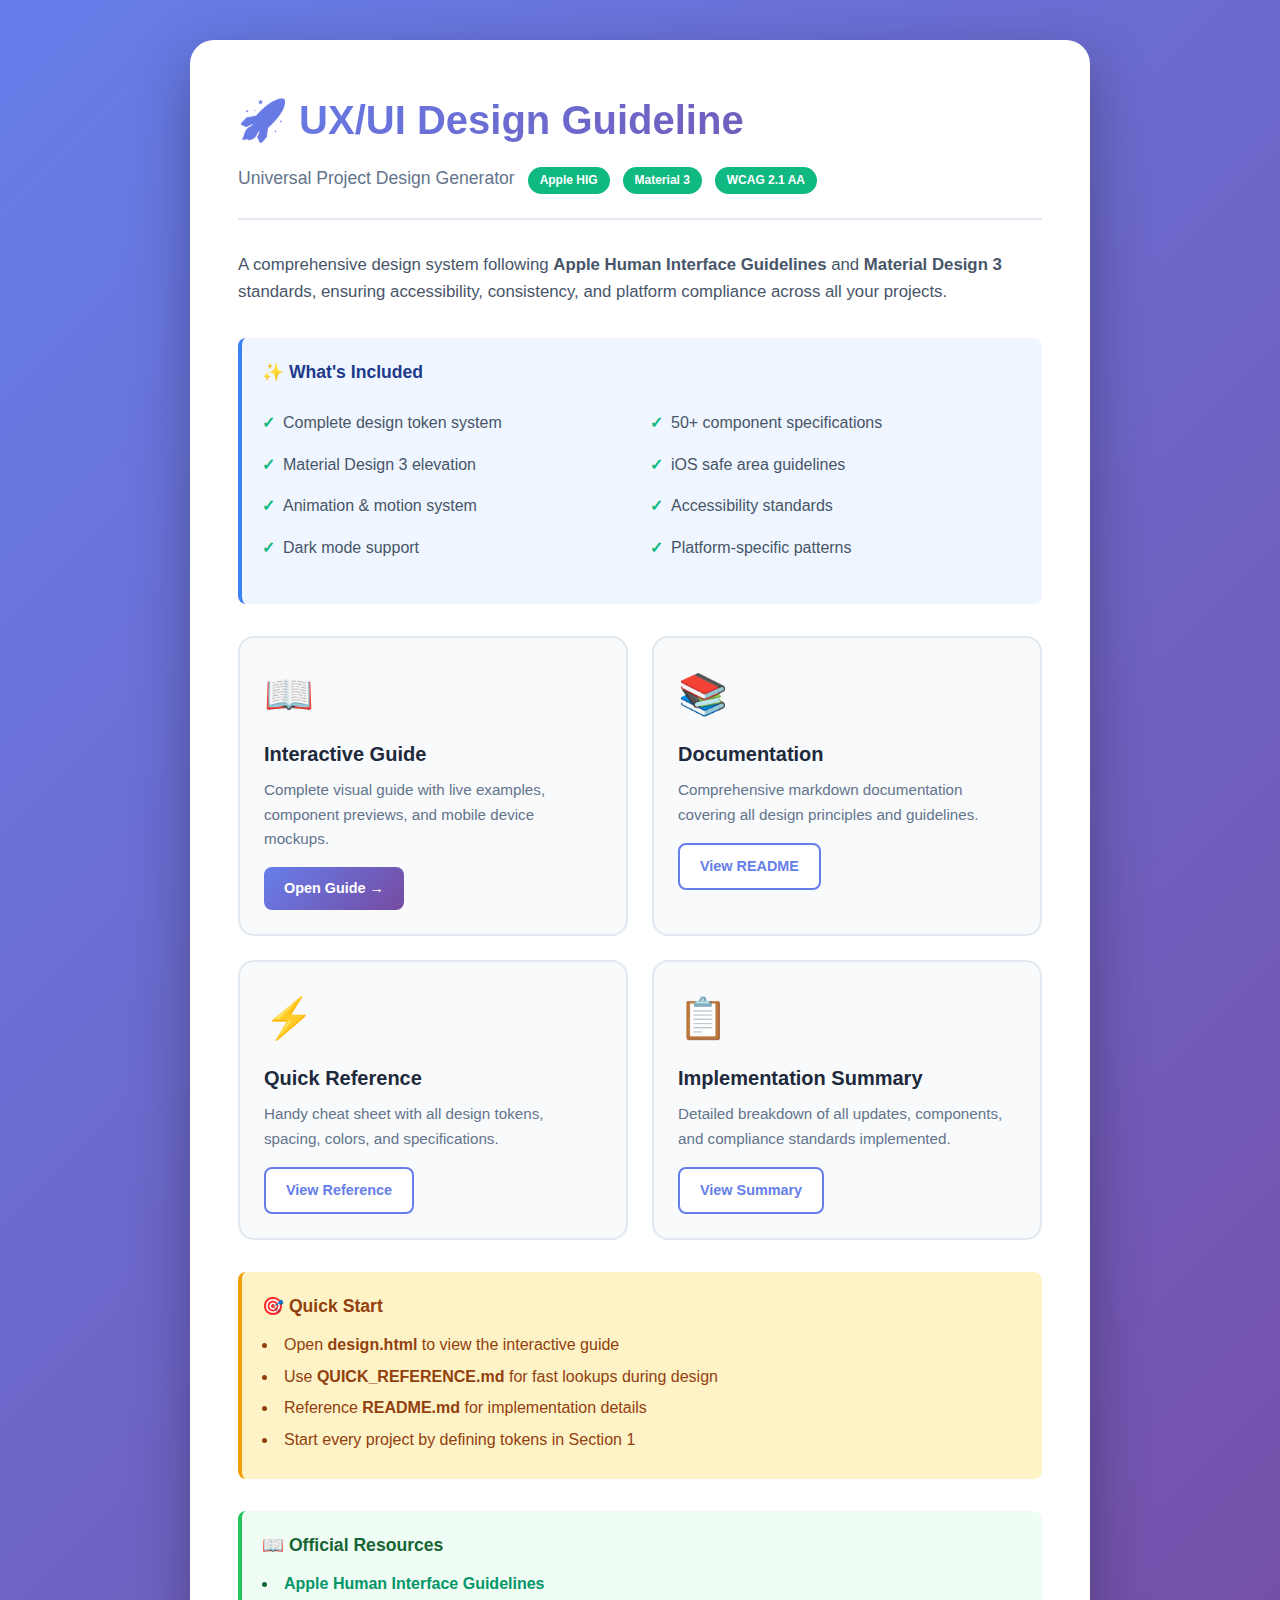
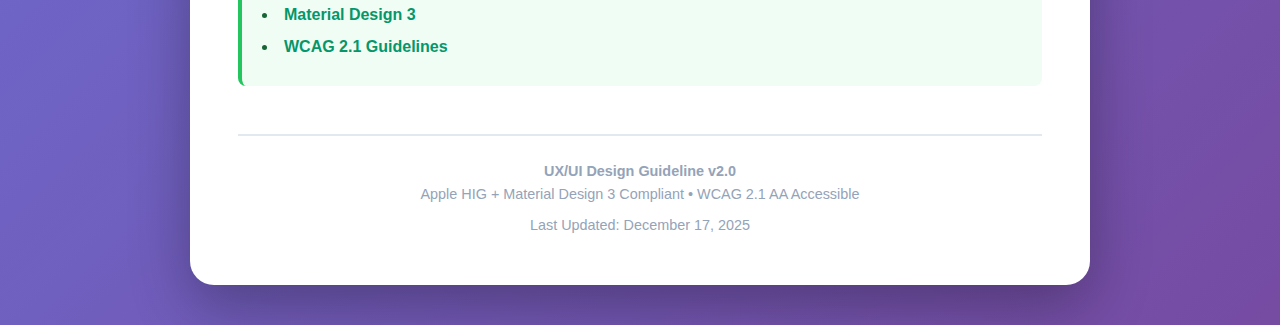
<file: index.html>
<!DOCTYPE html>
<html lang="en">
<head>
    <meta charset="UTF-8">
    <meta name="viewport" content="width=device-width, initial-scale=1.0">
    <title>UX/UI Design Guideline - Documentation</title>
    <style>
        * {
            margin: 0;
            padding: 0;
            box-sizing: border-box;
        }
        body {
            font-family: -apple-system, BlinkMacSystemFont, 'Segoe UI', 'Inter', sans-serif;
            line-height: 1.6;
            background: linear-gradient(135deg, #667eea 0%, #764ba2 100%);
            min-height: 100vh;
            padding: 40px 20px;
            color: #333;
        }
        .container {
            max-width: 900px;
            margin: 0 auto;
            background: white;
            border-radius: 24px;
            padding: 48px;
            box-shadow: 0 20px 60px rgba(0,0,0,0.3);
        }
        h1 {
            font-size: 2.5rem;
            margin-bottom: 12px;
            background: linear-gradient(135deg, #667eea 0%, #764ba2 100%);
            background-clip: text;
            -webkit-background-clip: text;
            -webkit-text-fill-color: transparent;
            font-weight: 800;
        }
        .subtitle {
            color: #64748b;
            font-size: 1.1rem;
            margin-bottom: 32px;
            padding-bottom: 24px;
            border-bottom: 2px solid #e2e8f0;
        }
        .badge {
            display: inline-block;
            background: #10b981;
            color: white;
            padding: 4px 12px;
            border-radius: 999px;
            font-size: 0.75rem;
            font-weight: 600;
            margin-left: 8px;
        }
        .card-grid {
            display: grid;
            grid-template-columns: repeat(auto-fit, minmax(280px, 1fr));
            gap: 24px;
            margin-top: 32px;
        }
        .card {
            background: #f8fafc;
            padding: 24px;
            border-radius: 16px;
            border: 2px solid #e2e8f0;
            transition: all 0.3s ease;
        }
        .card:hover {
            transform: translateY(-4px);
            box-shadow: 0 12px 24px rgba(102, 126, 234, 0.15);
            border-color: #667eea;
        }
        .card-icon {
            font-size: 2.5rem;
            margin-bottom: 12px;
        }
        .card-title {
            font-size: 1.25rem;
            font-weight: 700;
            margin-bottom: 8px;
            color: #1e293b;
        }
        .card-desc {
            color: #64748b;
            font-size: 0.95rem;
            margin-bottom: 16px;
        }
        .btn {
            display: inline-block;
            background: linear-gradient(135deg, #667eea 0%, #764ba2 100%);
            color: white;
            padding: 10px 20px;
            border-radius: 8px;
            text-decoration: none;
            font-weight: 600;
            font-size: 0.9rem;
            transition: all 0.2s;
        }
        .btn:hover {
            transform: translateY(-2px);
            box-shadow: 0 8px 16px rgba(102, 126, 234, 0.3);
        }
        .btn-secondary {
            background: white;
            color: #667eea;
            border: 2px solid #667eea;
        }
        .btn-secondary:hover {
            background: #f8fafc;
        }
        .info-section {
            background: #eff6ff;
            border-left: 4px solid #3b82f6;
            padding: 20px;
            margin: 32px 0;
            border-radius: 8px;
        }
        .info-section h3 {
            color: #1e3a8a;
            margin-bottom: 12px;
            font-size: 1.1rem;
        }
        .info-section ul {
            list-style-position: inside;
            color: #1e40af;
        }
        .info-section li {
            margin-bottom: 6px;
        }
        .footer {
            margin-top: 48px;
            padding-top: 24px;
            border-top: 2px solid #e2e8f0;
            text-align: center;
            color: #94a3b8;
            font-size: 0.9rem;
        }
        .feature-list {
            display: grid;
            grid-template-columns: repeat(2, 1fr);
            gap: 16px;
            margin: 24px 0;
        }
        .feature-item {
            display: flex;
            align-items: center;
            gap: 8px;
            color: #475569;
        }
        .feature-icon {
            color: #10b981;
            font-weight: bold;
        }
        @media (max-width: 768px) {
            .container {
                padding: 32px 24px;
            }
            h1 {
                font-size: 2rem;
            }
            .feature-list {
                grid-template-columns: 1fr;
            }
        }
    </style>
</head>
<body>
    <div class="container">
        <h1>🚀 UX/UI Design Guideline</h1>
        <p class="subtitle">
            Universal Project Design Generator
            <span class="badge">Apple HIG</span>
            <span class="badge">Material 3</span>
            <span class="badge">WCAG 2.1 AA</span>
        </p>

        <p style="font-size: 1.05rem; color: #475569; margin-bottom: 24px;">
            A comprehensive design system following <strong>Apple Human Interface Guidelines</strong> and 
            <strong>Material Design 3</strong> standards, ensuring accessibility, consistency, and 
            platform compliance across all your projects.
        </p>

        <div class="info-section">
            <h3>✨ What's Included</h3>
            <div class="feature-list">
                <div class="feature-item">
                    <span class="feature-icon">✓</span>
                    <span>Complete design token system</span>
                </div>
                <div class="feature-item">
                    <span class="feature-icon">✓</span>
                    <span>50+ component specifications</span>
                </div>
                <div class="feature-item">
                    <span class="feature-icon">✓</span>
                    <span>Material Design 3 elevation</span>
                </div>
                <div class="feature-item">
                    <span class="feature-icon">✓</span>
                    <span>iOS safe area guidelines</span>
                </div>
                <div class="feature-item">
                    <span class="feature-icon">✓</span>
                    <span>Animation & motion system</span>
                </div>
                <div class="feature-item">
                    <span class="feature-icon">✓</span>
                    <span>Accessibility standards</span>
                </div>
                <div class="feature-item">
                    <span class="feature-icon">✓</span>
                    <span>Dark mode support</span>
                </div>
                <div class="feature-item">
                    <span class="feature-icon">✓</span>
                    <span>Platform-specific patterns</span>
                </div>
            </div>
        </div>

        <div class="card-grid">
            <div class="card">
                <div class="card-icon">📖</div>
                <h2 class="card-title">Interactive Guide</h2>
                <p class="card-desc">Complete visual guide with live examples, component previews, and mobile device mockups.</p>
                <a href="design.html" class="btn">Open Guide →</a>
            </div>

            <div class="card">
                <div class="card-icon">📚</div>
                <h2 class="card-title">Documentation</h2>
                <p class="card-desc">Comprehensive markdown documentation covering all design principles and guidelines.</p>
                <a href="README.md" class="btn btn-secondary" download>View README</a>
            </div>

            <div class="card">
                <div class="card-icon">⚡</div>
                <h2 class="card-title">Quick Reference</h2>
                <p class="card-desc">Handy cheat sheet with all design tokens, spacing, colors, and specifications.</p>
                <a href="QUICK_REFERENCE.md" class="btn btn-secondary" download>View Reference</a>
            </div>

            <div class="card">
                <div class="card-icon">📋</div>
                <h2 class="card-title">Implementation Summary</h2>
                <p class="card-desc">Detailed breakdown of all updates, components, and compliance standards implemented.</p>
                <a href="IMPLEMENTATION_SUMMARY.md" class="btn btn-secondary" download>View Summary</a>
            </div>
        </div>

        <div class="info-section" style="background: #fef3c7; border-color: #f59e0b;">
            <h3 style="color: #92400e;">🎯 Quick Start</h3>
            <ul style="color: #92400e;">
                <li>Open <strong>design.html</strong> to view the interactive guide</li>
                <li>Use <strong>QUICK_REFERENCE.md</strong> for fast lookups during design</li>
                <li>Reference <strong>README.md</strong> for implementation details</li>
                <li>Start every project by defining tokens in Section 1</li>
            </ul>
        </div>

        <div class="info-section" style="background: #f0fdf4; border-color: #22c55e;">
            <h3 style="color: #166534;">📖 Official Resources</h3>
            <ul style="color: #166534;">
                <li><a href="https://developer.apple.com/design/human-interface-guidelines" target="_blank" style="color: #059669; text-decoration: none; font-weight: 600;">Apple Human Interface Guidelines</a></li>
                <li><a href="https://m3.material.io/" target="_blank" style="color: #059669; text-decoration: none; font-weight: 600;">Material Design 3</a></li>
                <li><a href="https://www.w3.org/WAI/WCAG21/quickref/" target="_blank" style="color: #059669; text-decoration: none; font-weight: 600;">WCAG 2.1 Guidelines</a></li>
            </ul>
        </div>

        <div class="footer">
            <p><strong>UX/UI Design Guideline v2.0</strong></p>
            <p>Apple HIG + Material Design 3 Compliant • WCAG 2.1 AA Accessible</p>
            <p style="margin-top: 8px;">Last Updated: December 17, 2025</p>
        </div>
    </div>
</body>
</html>
</file>
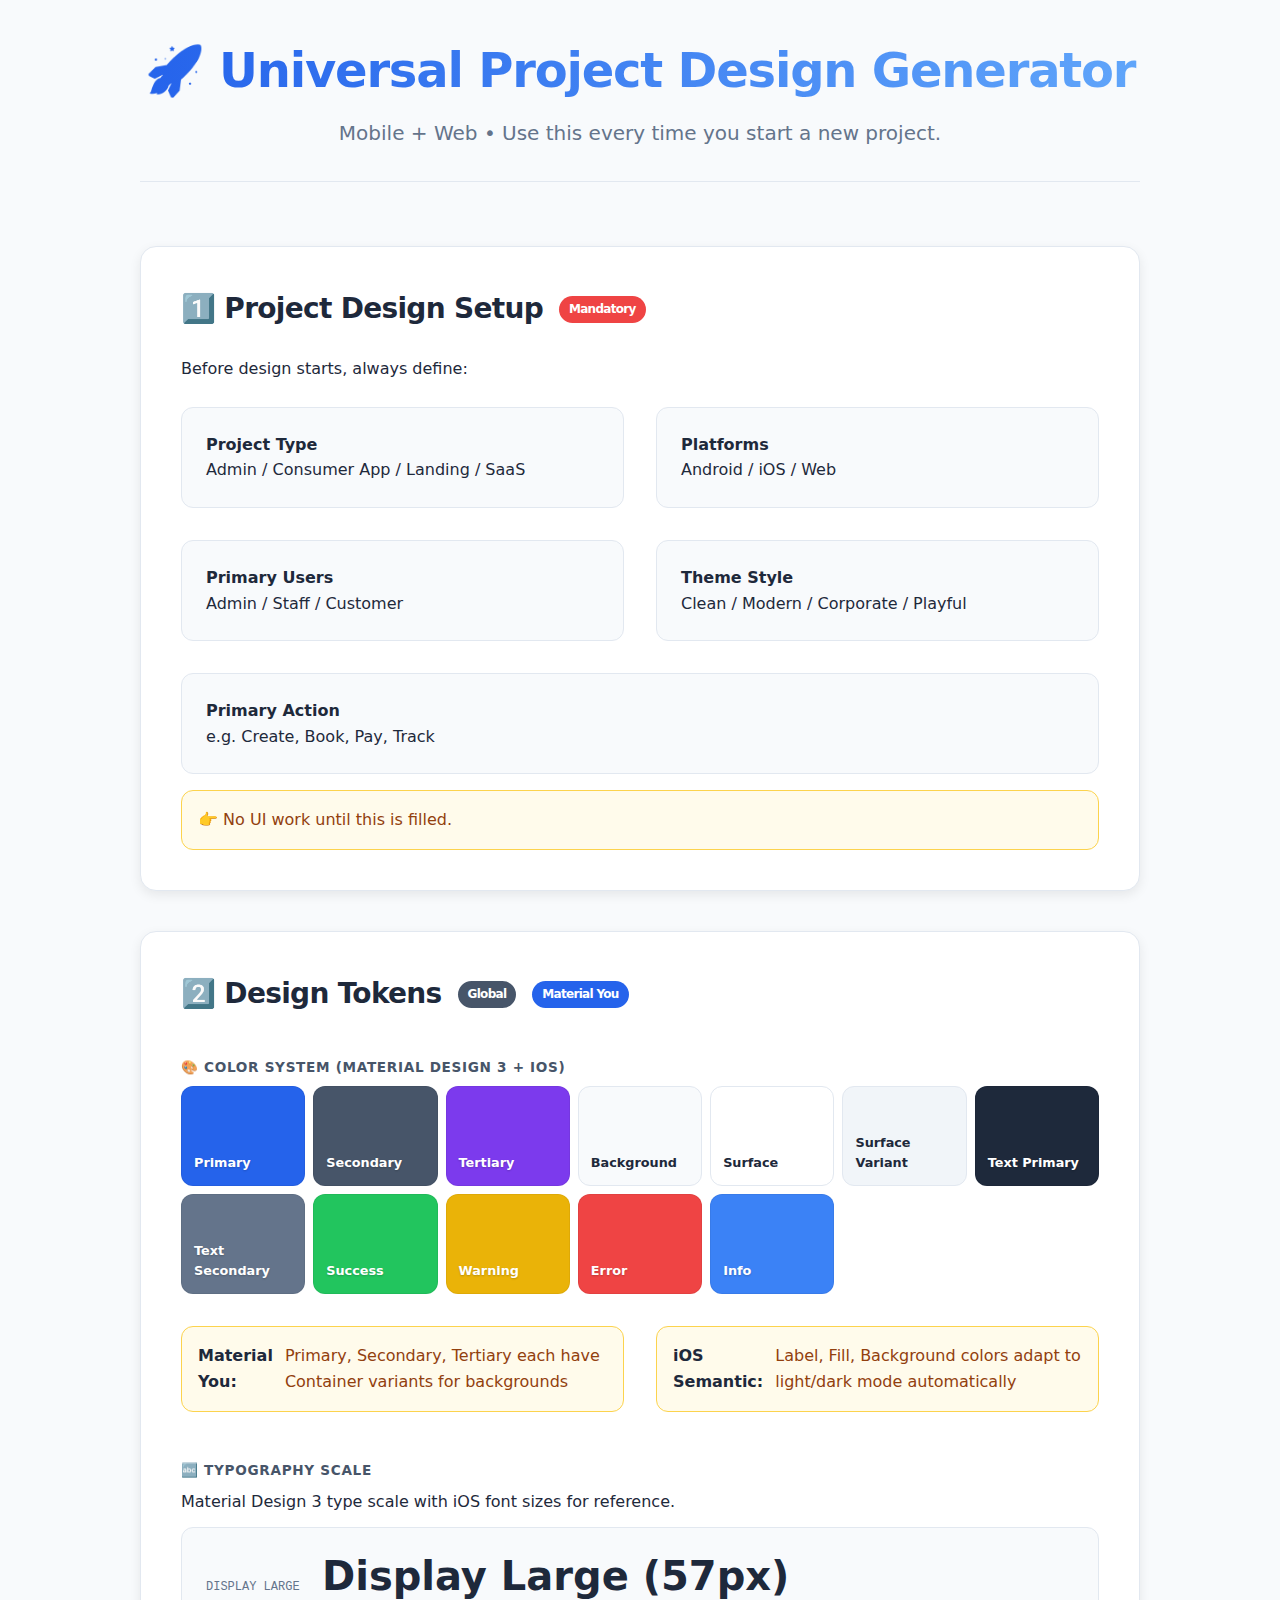
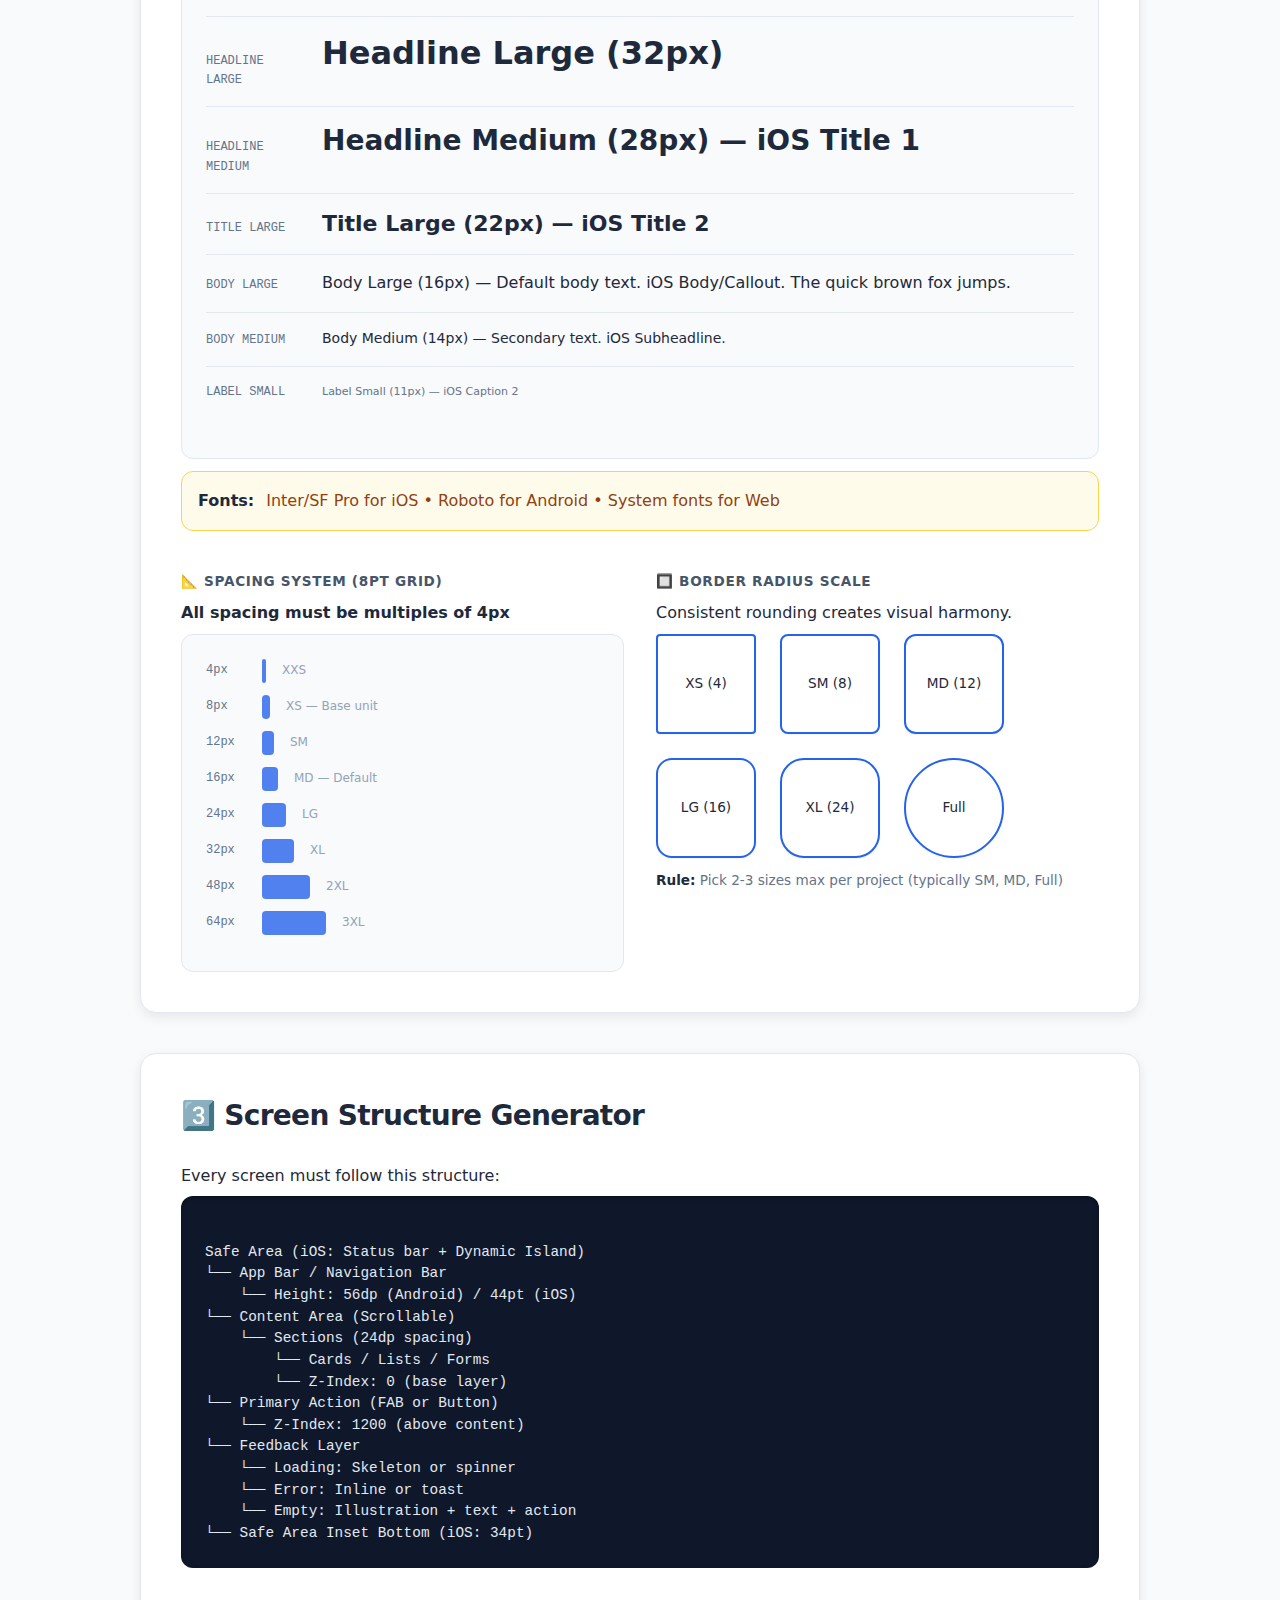
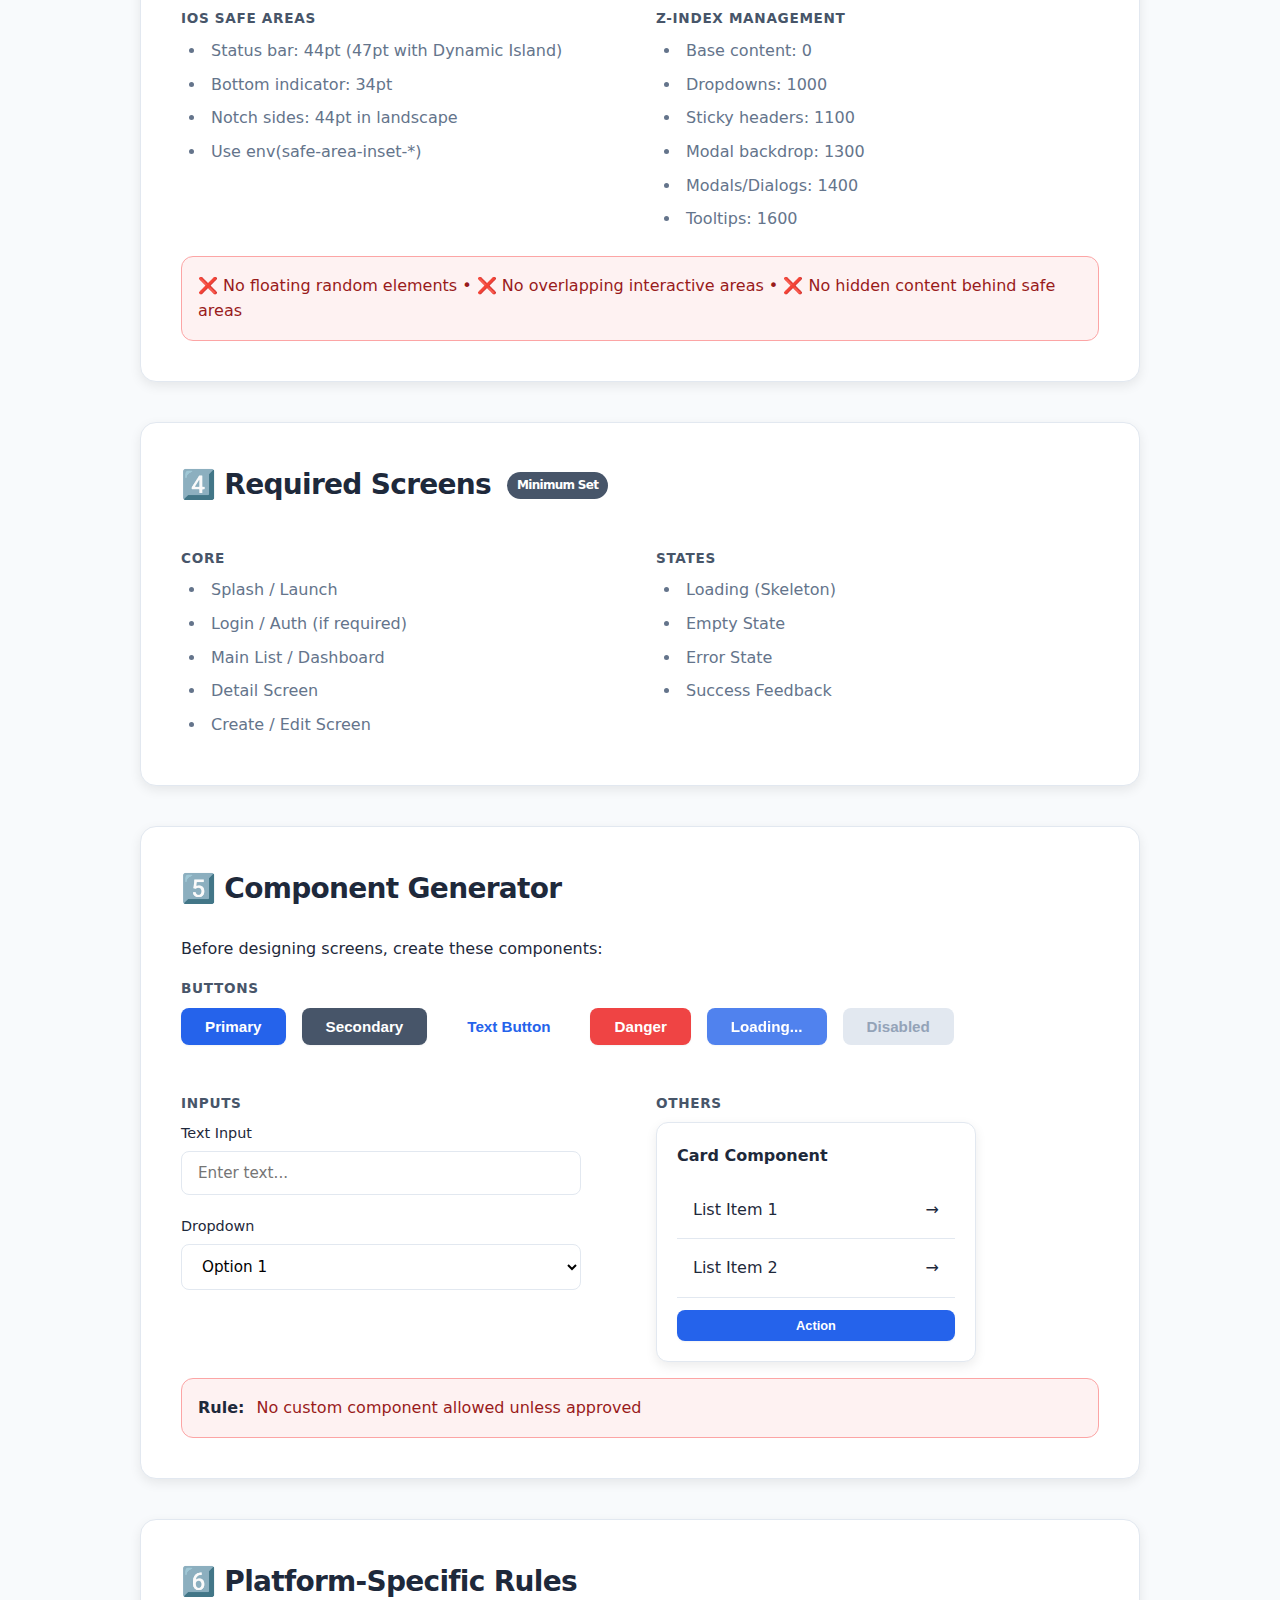
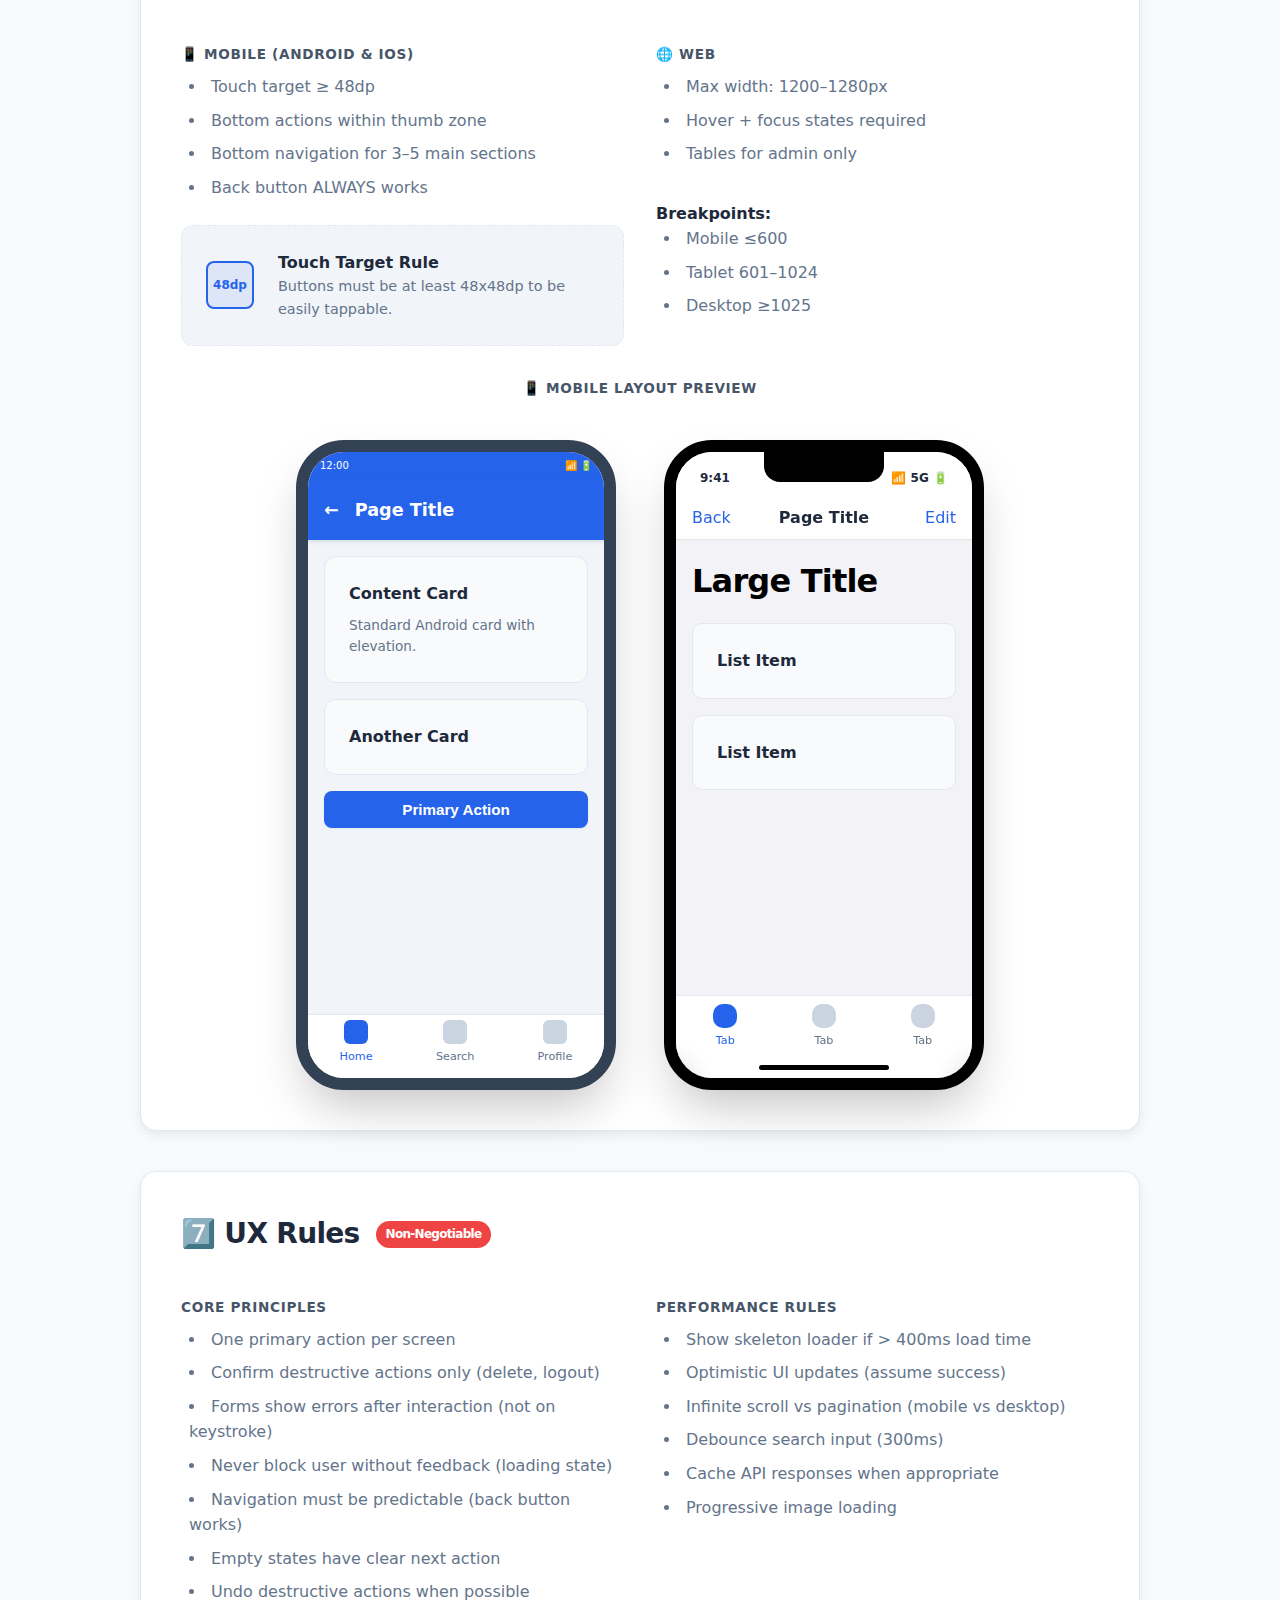
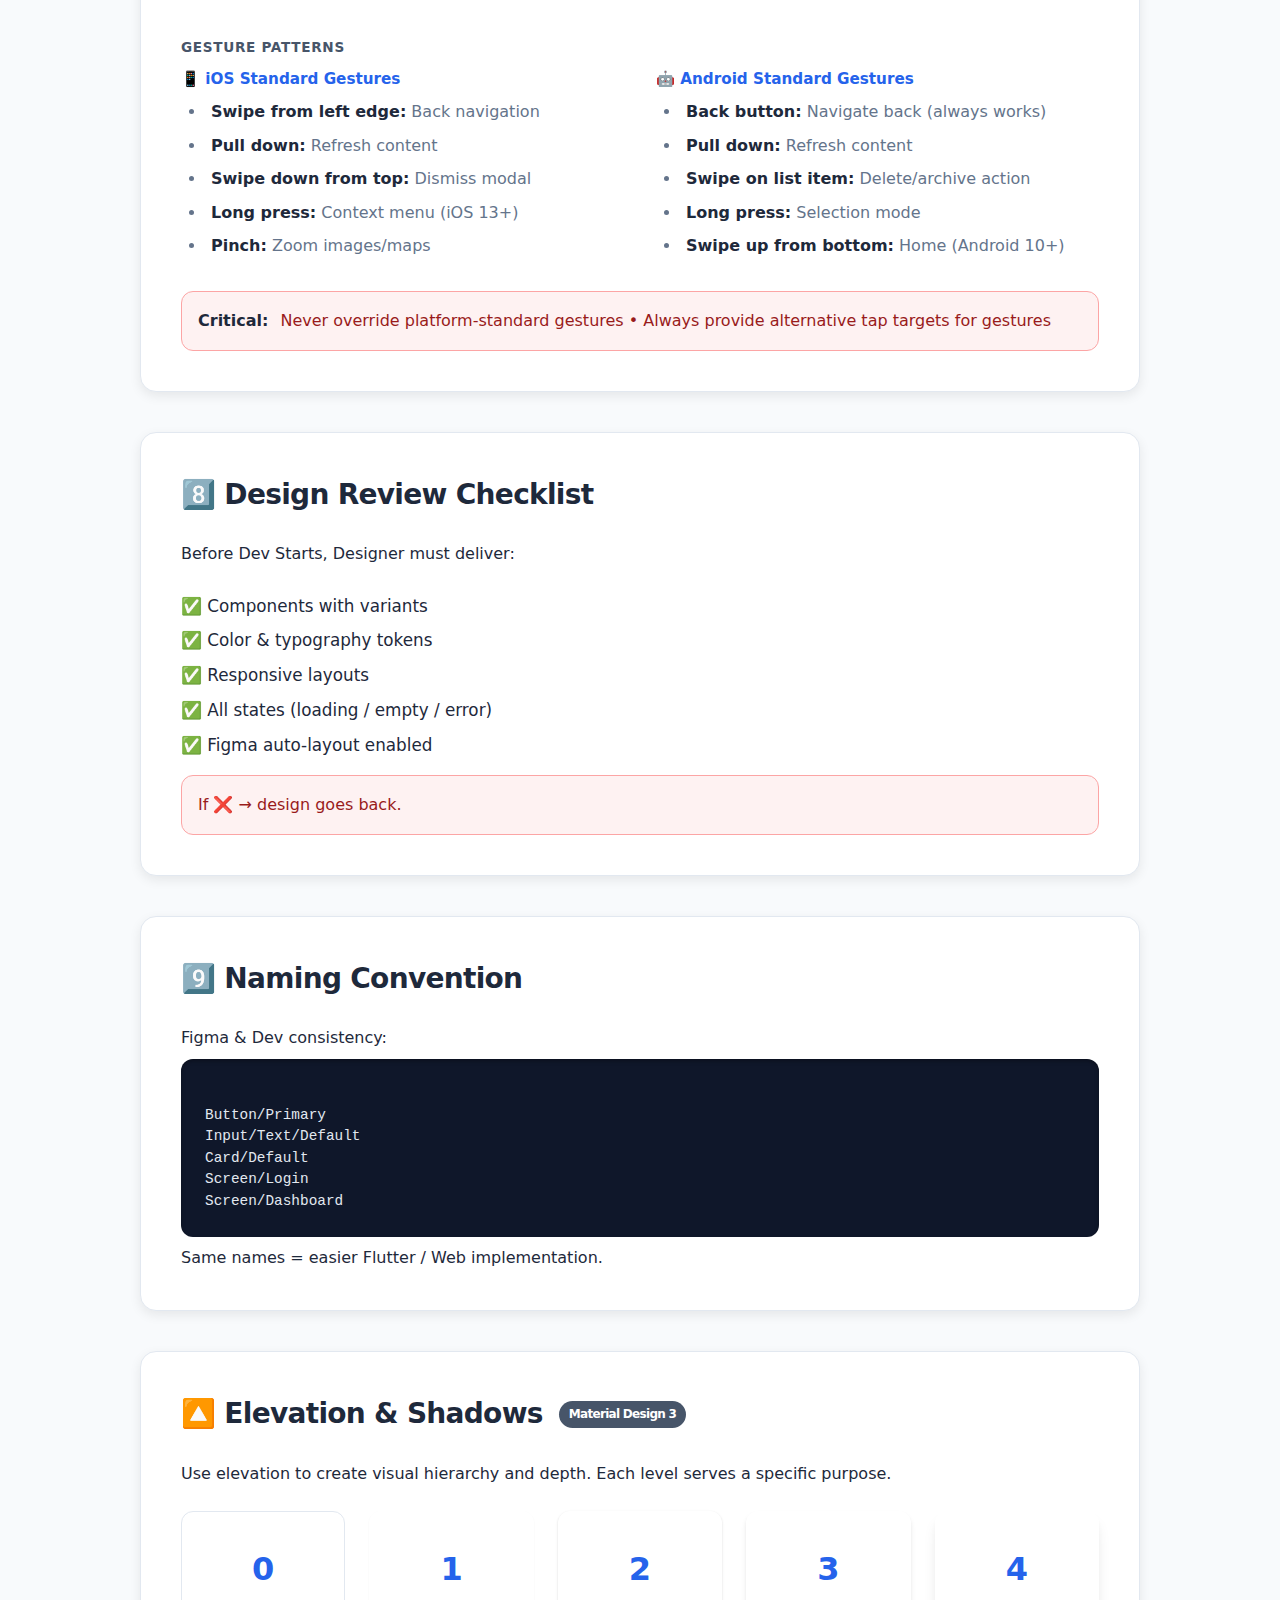
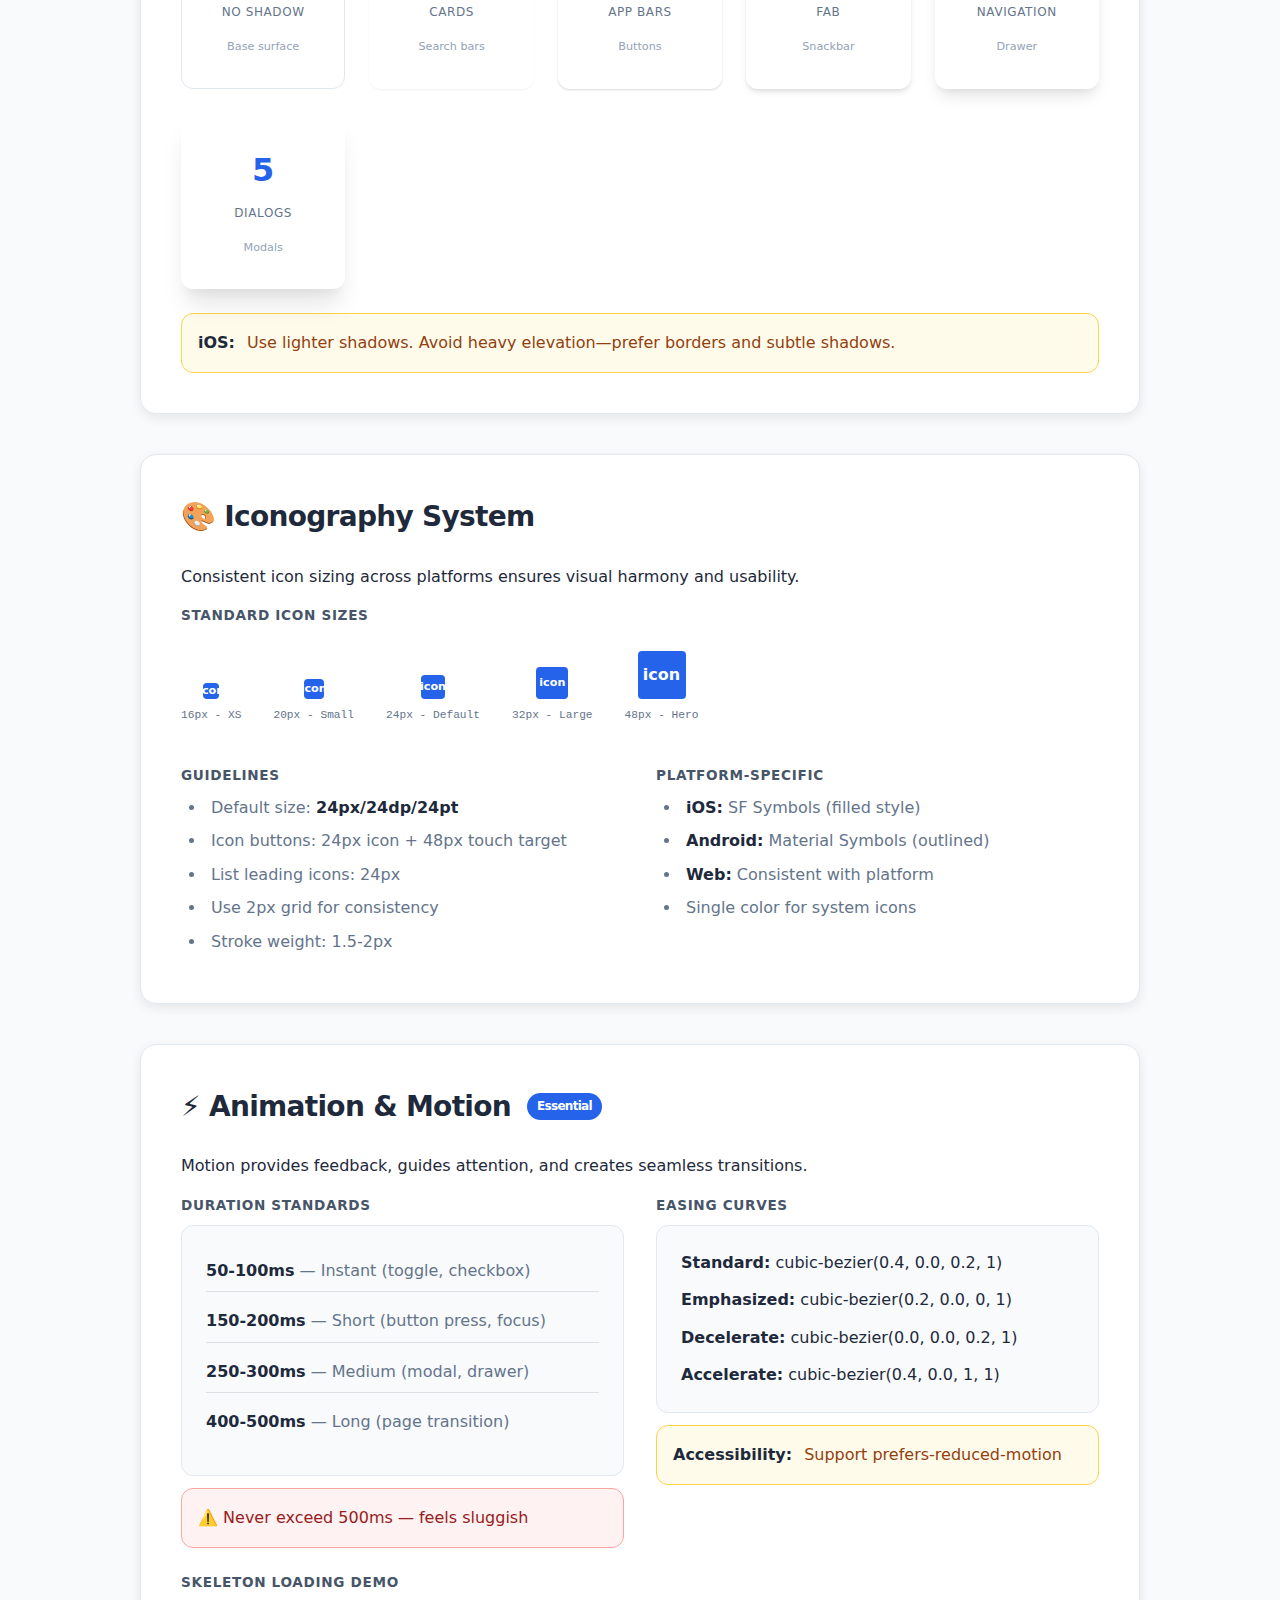
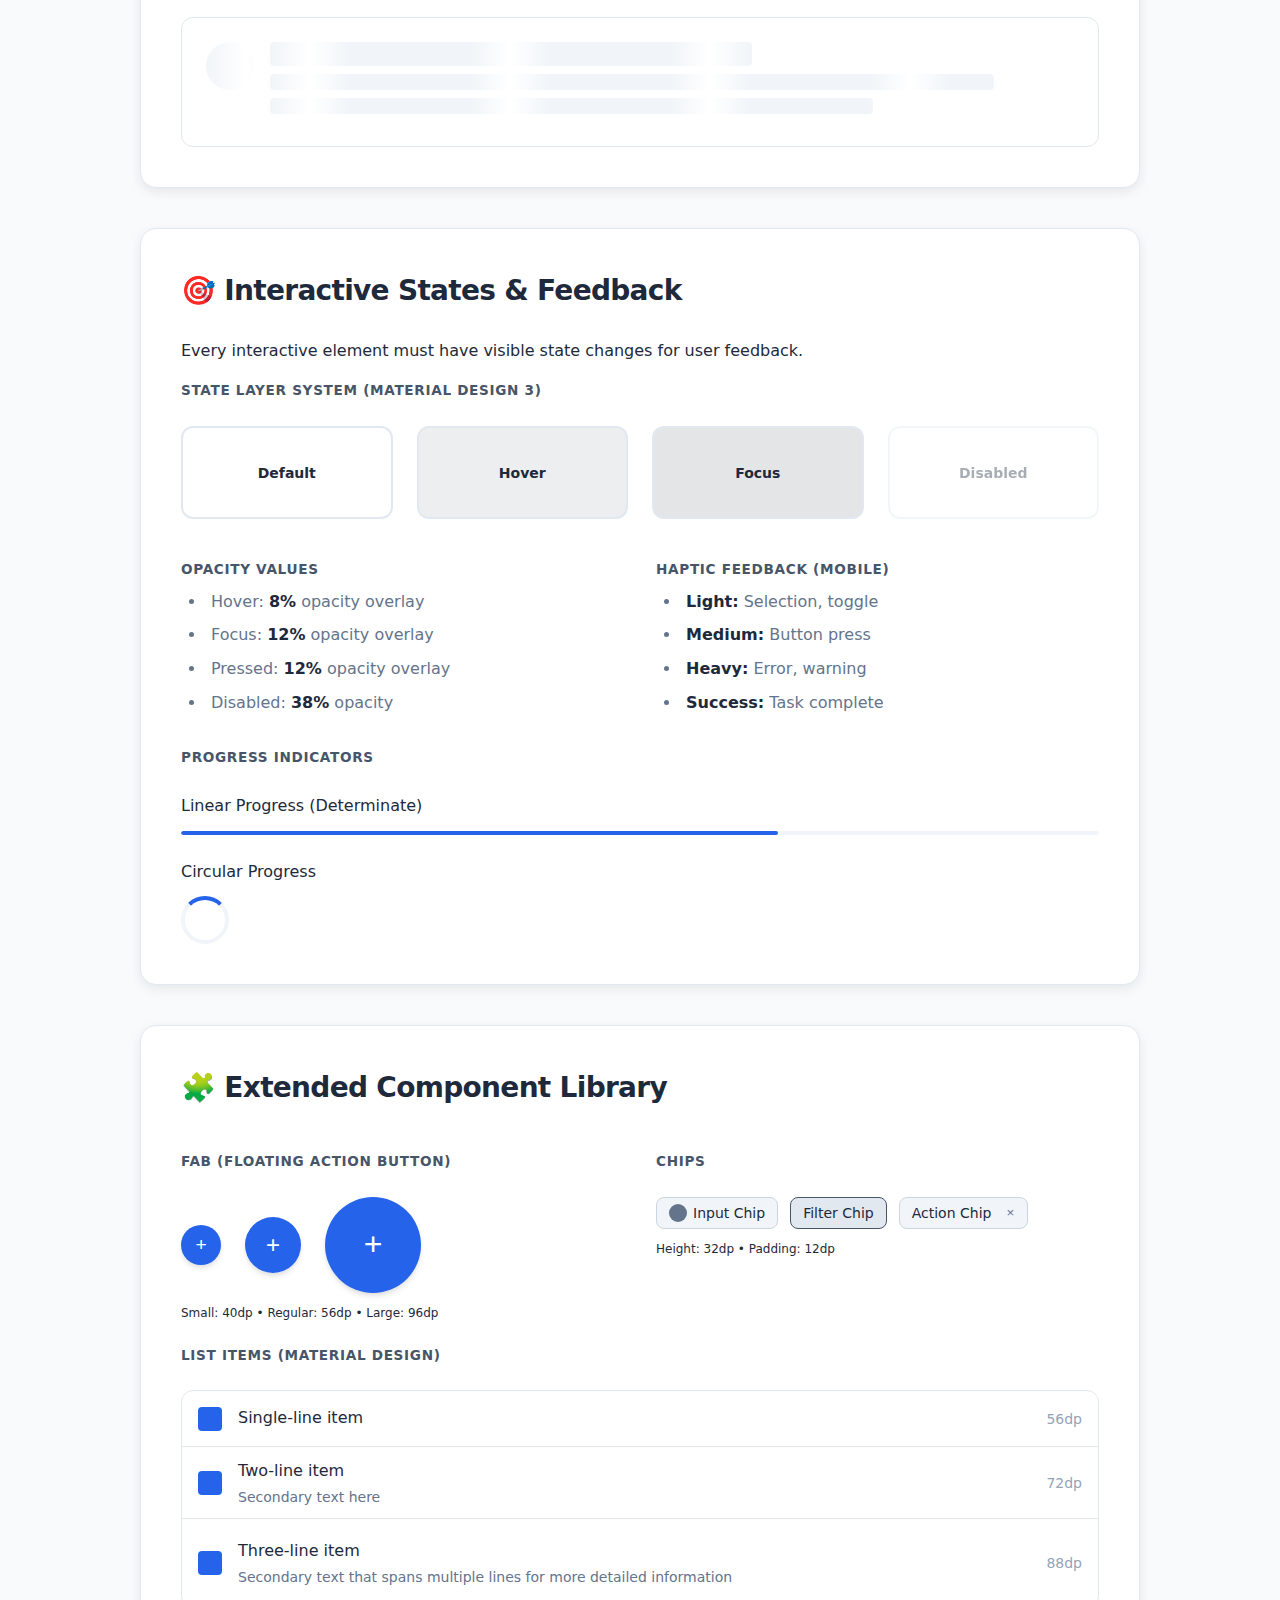
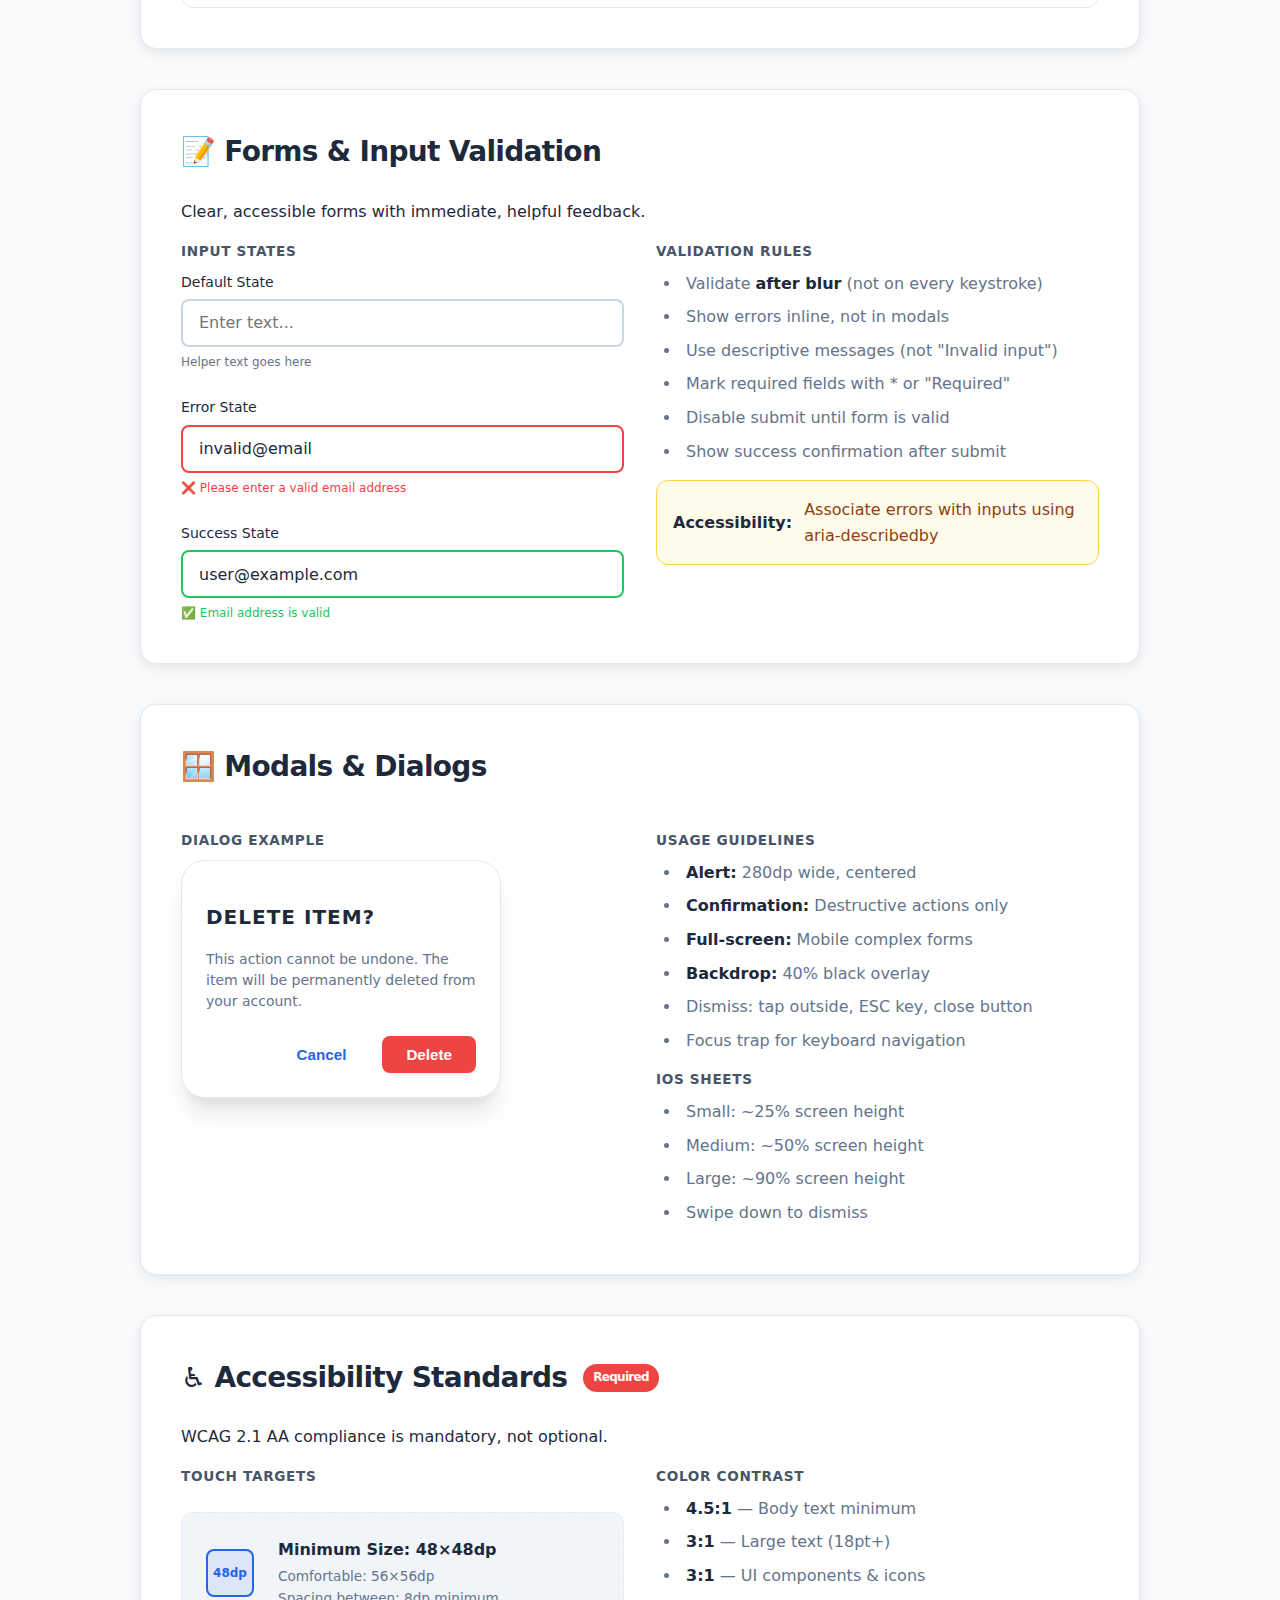
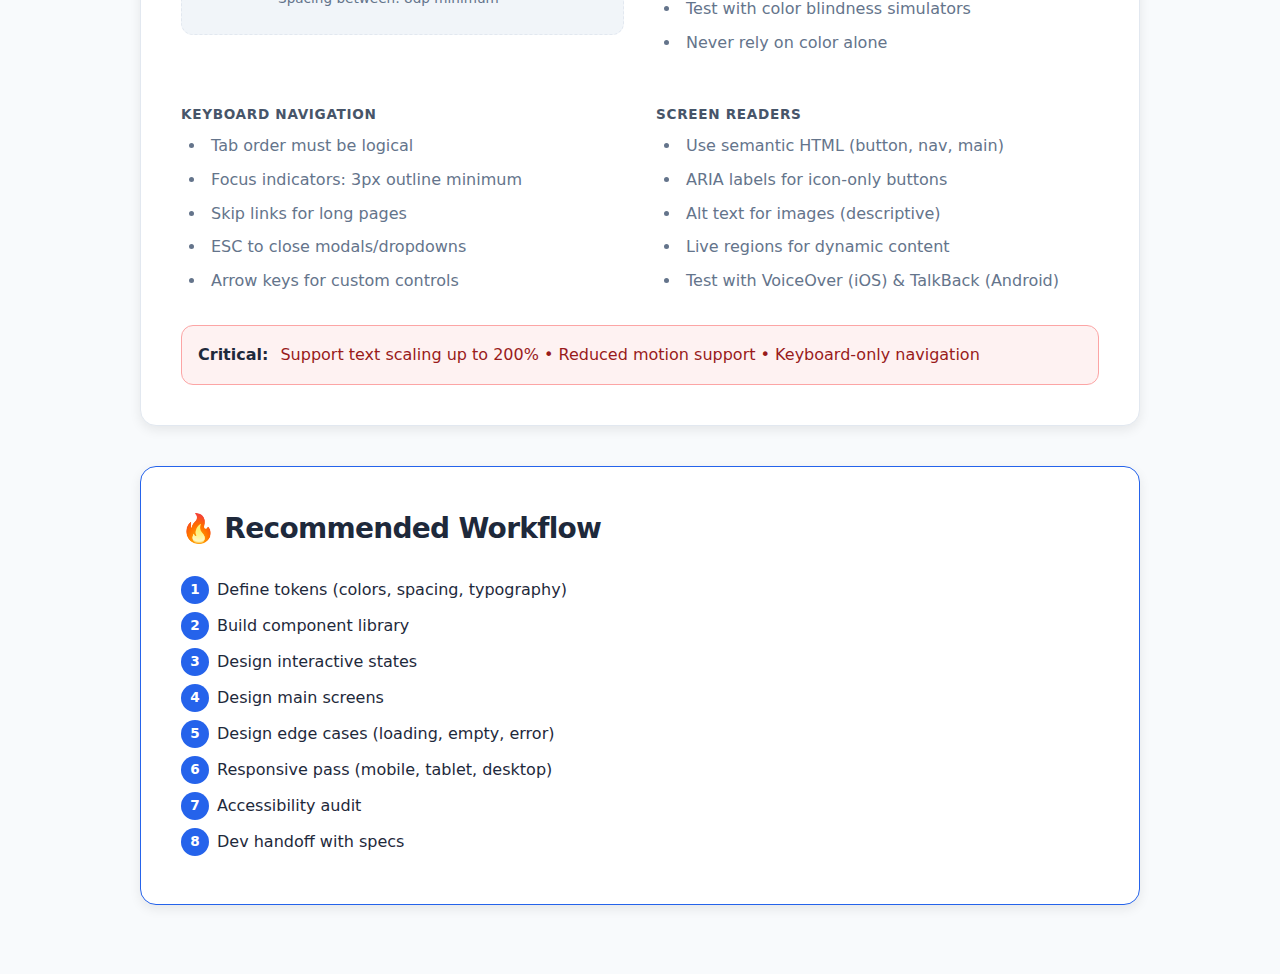
<file: design.html>
<!DOCTYPE html>
<html lang="en">
<head>
    <meta charset="UTF-8">
    <meta name="viewport" content="width=device-width, initial-scale=1.0">
    <title>Universal Project Design Generator</title>
    <link rel="stylesheet" href="style.css">
</head>
<body>

<div class="container">
    <header>
        <h1>🚀 Universal Project Design Generator</h1>
        <p class="subtitle">Mobile + Web • Use this every time you start a new project.</p>
    </header>

    <!-- 1. Setup -->
    <div class="section">
        <h2>1️⃣ Project Design Setup <span class="tag error">Mandatory</span></h2>
        <p>Before design starts, always define:</p>
        <br>
        <div class="grid-2">
            <div class="card">
                <strong>Project Type</strong>
                <p>Admin / Consumer App / Landing / SaaS</p>
            </div>
            <div class="card">
                <strong>Platforms</strong>
                <p>Android / iOS / Web</p>
            </div>
            <div class="card">
                <strong>Primary Users</strong>
                <p>Admin / Staff / Customer</p>
            </div>
            <div class="card">
                <strong>Theme Style</strong>
                <p>Clean / Modern / Corporate / Playful</p>
            </div>
            <div class="card" style="grid-column: 1 / -1;">
                <strong>Primary Action</strong>
                <p>e.g. Create, Book, Pay, Track</p>
            </div>
        </div>
        <div class="alert alert-warning">
            👉 No UI work until this is filled.
        </div>
    </div>

    <!-- 2. Tokens -->
    <div class="section">
        <h2>2️⃣ Design Tokens <span class="tag secondary">Global</span> <span class="tag">Material You</span></h2>
        
        <div class="grid-2">
            <div style="grid-column: 1 / -1;">
                <h3>🎨 Color System (Material Design 3 + iOS)</h3>
                <div class="color-grid">
                    <div class="color-swatch bg-primary">Primary</div>
                    <div class="color-swatch bg-secondary">Secondary</div>
                    <div class="color-swatch" style="background: var(--color-tertiary);">Tertiary</div>
                    <div class="color-swatch bg-background">Background</div>
                    <div class="color-swatch bg-surface">Surface</div>
                    <div class="color-swatch" style="background: var(--color-surface-variant); color: var(--color-text-primary); text-shadow: none; border: 1px solid var(--color-border);">Surface Variant</div>
                    <div class="color-swatch bg-text-primary">Text Primary</div>
                    <div class="color-swatch bg-text-secondary">Text Secondary</div>
                    <div class="color-swatch bg-success">Success</div>
                    <div class="color-swatch bg-warning">Warning</div>
                    <div class="color-swatch bg-error">Error</div>
                    <div class="color-swatch" style="background: var(--color-info);">Info</div>
                </div>
                <div class="grid-2 mt-md">
                    <div class="alert alert-warning">
                        <strong>Material You:</strong> Primary, Secondary, Tertiary each have Container variants for backgrounds
                    </div>
                    <div class="alert alert-warning">
                        <strong>iOS Semantic:</strong> Label, Fill, Background colors adapt to light/dark mode automatically
                    </div>
                </div>
            </div>
            
            <div style="grid-column: 1 / -1;">
                <h3>🔤 Typography Scale</h3>
                <p class="mb-sm">Material Design 3 type scale with iOS font sizes for reference.</p>
                <div class="card type-preview">
                    <div class="type-row">
                        <span class="type-label">Display Large</span> 
                        <h1 style="font-size: 2.5rem; line-height: 1.2;">Display Large (57px)</h1>
                    </div>
                    <div class="type-row">
                        <span class="type-label">Headline Large</span> 
                        <h2 style="font-size: 2rem; line-height: 1.25;">Headline Large (32px)</h2>
                    </div>
                    <div class="type-row">
                        <span class="type-label">Headline Medium</span> 
                        <h2 style="font-size: 1.75rem; line-height: 1.3;">Headline Medium (28px) — iOS Title 1</h2>
                    </div>
                    <div class="type-row">
                        <span class="type-label">Title Large</span> 
                        <h3 style="font-size: 1.375rem; line-height: 1.3; text-transform: none; letter-spacing: normal;">Title Large (22px) — iOS Title 2</h3>
                    </div>
                    <div class="type-row">
                        <span class="type-label">Body Large</span> 
                        <p style="font-size: 1rem; line-height: 1.5;">Body Large (16px) — Default body text. iOS Body/Callout. The quick brown fox jumps.</p>
                    </div>
                    <div class="type-row">
                        <span class="type-label">Body Medium</span> 
                        <p style="font-size: 0.875rem; line-height: 1.4;">Body Medium (14px) — Secondary text. iOS Subheadline.</p>
                    </div>
                    <div class="type-row" style="border:none;">
                        <span class="type-label">Label Small</span> 
                        <span class="caption" style="font-size: 0.6875rem;">Label Small (11px) — iOS Caption 2</span>
                    </div>
                </div>
                <div class="alert alert-warning mt-sm">
                    <strong>Fonts:</strong> Inter/SF Pro for iOS • Roboto for Android • System fonts for Web
                </div>
            </div>
        </div>

        <div class="grid-2" style="margin-top: 24px;">
            <div>
                <h3>📐 Spacing System (8pt Grid)</h3>
                <p style="margin-bottom: 8px;"><strong>All spacing must be multiples of 4px</strong></p>
                <div class="card">
                    <div class="spacing-row"><span class="spacing-label">4px</span> <div class="spacing-box" style="width: 4px;"></div> <span style="font-size: 0.75rem; color: var(--color-text-tertiary);">XXS</span></div>
                    <div class="spacing-row"><span class="spacing-label">8px</span> <div class="spacing-box" style="width: 8px;"></div> <span style="font-size: 0.75rem; color: var(--color-text-tertiary);">XS — Base unit</span></div>
                    <div class="spacing-row"><span class="spacing-label">12px</span> <div class="spacing-box" style="width: 12px;"></div> <span style="font-size: 0.75rem; color: var(--color-text-tertiary);">SM</span></div>
                    <div class="spacing-row"><span class="spacing-label">16px</span> <div class="spacing-box" style="width: 16px;"></div> <span style="font-size: 0.75rem; color: var(--color-text-tertiary);">MD — Default</span></div>
                    <div class="spacing-row"><span class="spacing-label">24px</span> <div class="spacing-box" style="width: 24px;"></div> <span style="font-size: 0.75rem; color: var(--color-text-tertiary);">LG</span></div>
                    <div class="spacing-row"><span class="spacing-label">32px</span> <div class="spacing-box" style="width: 32px;"></div> <span style="font-size: 0.75rem; color: var(--color-text-tertiary);">XL</span></div>
                    <div class="spacing-row"><span class="spacing-label">48px</span> <div class="spacing-box" style="width: 48px;"></div> <span style="font-size: 0.75rem; color: var(--color-text-tertiary);">2XL</span></div>
                    <div class="spacing-row"><span class="spacing-label">64px</span> <div class="spacing-box" style="width: 64px;"></div> <span style="font-size: 0.75rem; color: var(--color-text-tertiary);">3XL</span></div>
                </div>
            </div>
            <div>
                <h3>🔲 Border Radius Scale</h3>
                <p style="margin-bottom: 8px;">Consistent rounding creates visual harmony.</p>
                <div class="radius-preview">
                    <div class="radius-box" style="border-radius: 4px;">XS (4)</div>
                    <div class="radius-box" style="border-radius: 8px;">SM (8)</div>
                    <div class="radius-box" style="border-radius: 12px;">MD (12)</div>
                    <div class="radius-box" style="border-radius: 16px;">LG (16)</div>
                    <div class="radius-box" style="border-radius: 24px;">XL (24)</div>
                    <div class="radius-box" style="border-radius: 9999px;">Full</div>
                </div>
                <p style="font-size: 0.85rem; color: var(--color-text-secondary); margin-top: 12px;">
                    <strong>Rule:</strong> Pick 2-3 sizes max per project (typically SM, MD, Full)
                </p>
            </div>
        </div>
    </div>

    <!-- 3. Structure -->
    <div class="section">
        <h2>3️⃣ Screen Structure Generator</h2>
        <p>Every screen must follow this structure:</p>
        <div class="code-block">
Safe Area (iOS: Status bar + Dynamic Island)
└── App Bar / Navigation Bar
    └── Height: 56dp (Android) / 44pt (iOS)
└── Content Area (Scrollable)
    └── Sections (24dp spacing)
        └── Cards / Lists / Forms
        └── Z-Index: 0 (base layer)
└── Primary Action (FAB or Button)
    └── Z-Index: 1200 (above content)
└── Feedback Layer
    └── Loading: Skeleton or spinner
    └── Error: Inline or toast
    └── Empty: Illustration + text + action
└── Safe Area Inset Bottom (iOS: 34pt)</div>
        
        <div class="grid-2 mt-lg">
            <div>
                <h3>iOS Safe Areas</h3>
                <ul>
                    <li>Status bar: 44pt (47pt with Dynamic Island)</li>
                    <li>Bottom indicator: 34pt</li>
                    <li>Notch sides: 44pt in landscape</li>
                    <li>Use env(safe-area-inset-*)</li>
                </ul>
            </div>
            <div>
                <h3>Z-Index Management</h3>
                <ul>
                    <li>Base content: 0</li>
                    <li>Dropdowns: 1000</li>
                    <li>Sticky headers: 1100</li>
                    <li>Modal backdrop: 1300</li>
                    <li>Modals/Dialogs: 1400</li>
                    <li>Tooltips: 1600</li>
                </ul>
            </div>
        </div>
        
        <div class="alert alert-error mt-md">
            ❌ No floating random elements • ❌ No overlapping interactive areas • ❌ No hidden content behind safe areas
        </div>
    </div>

    <!-- 4. Required Screens -->
    <div class="section">
        <h2>4️⃣ Required Screens <span class="tag secondary">Minimum Set</span></h2>
        <div class="grid-2">
            <div>
                <h3>Core</h3>
                <ul>
                    <li>Splash / Launch</li>
                    <li>Login / Auth (if required)</li>
                    <li>Main List / Dashboard</li>
                    <li>Detail Screen</li>
                    <li>Create / Edit Screen</li>
                </ul>
            </div>
            <div>
                <h3>States</h3>
                <ul>
                    <li>Loading (Skeleton)</li>
                    <li>Empty State</li>
                    <li>Error State</li>
                    <li>Success Feedback</li>
                </ul>
            </div>
        </div>
    </div>

    <!-- 5. Components -->
    <div class="section">
        <h2>5️⃣ Component Generator</h2>
        <p>Before designing screens, create these components:</p>
        <div class="grid-2">
            <div style="grid-column: 1 / -1;">
                <h3>Buttons</h3>
                <div class="btn-preview-grid">
                    <button class="btn btn-primary">Primary</button>
                    <button class="btn btn-secondary">Secondary</button>
                    <button class="btn btn-text">Text Button</button>
                    <button class="btn btn-danger">Danger</button>
                    <button class="btn btn-loading">Loading...</button>
                    <button class="btn btn-disabled" disabled>Disabled</button>
                </div>
            </div>
            
            <div>
                <h3>Inputs</h3>
                <div class="input-preview-grid">
                    <div class="input-group">
                        <label class="input-label">Text Input</label>
                        <input type="text" class="input-field" placeholder="Enter text...">
                    </div>
                    <div class="input-group">
                        <label class="input-label">Dropdown</label>
                        <select class="input-field">
                            <option>Option 1</option>
                            <option>Option 2</option>
                        </select>
                    </div>
                </div>
            </div>
            
            <div>
                <h3>Others</h3>
                <div class="comp-card">
                    <h4 style="margin-bottom: 12px;">Card Component</h4>
                    <div class="comp-list-item">List Item 1 <span>→</span></div>
                    <div class="comp-list-item">List Item 2 <span>→</span></div>
                    <div style="margin-top: 12px;">
                        <button class="btn btn-primary" style="width: 100%; font-size: 0.8rem; padding: 8px;">Action</button>
                    </div>
                </div>
            </div>
        </div>
        <div class="alert alert-error">
            <strong>Rule:</strong> No custom component allowed unless approved
        </div>
    </div>

    <!-- 6. Platform Rules -->
    <div class="section">
        <h2>6️⃣ Platform-Specific Rules</h2>
        <div class="grid-2">
            <div>
                <h3>📱 Mobile (Android & iOS)</h3>
                <ul>
                    <li>Touch target ≥ 48dp</li>
                    <li>Bottom actions within thumb zone</li>
                    <li>Bottom navigation for 3–5 main sections</li>
                    <li>Back button ALWAYS works</li>
                </ul>
                
                <div class="touch-target-demo">
                    <div class="touch-target-box">48dp</div>
                    <div>
                        <strong>Touch Target Rule</strong>
                        <p style="font-size: 0.9rem; color: var(--color-text-secondary);">Buttons must be at least 48x48dp to be easily tappable.</p>
                    </div>
                </div>
            </div>
            <div>
                <h3>🌐 Web</h3>
                <ul>
                    <li>Max width: 1200–1280px</li>
                    <li>Hover + focus states required</li>
                    <li>Tables for admin only</li>
                </ul>
                <br>
                <strong>Breakpoints:</strong>
                <ul>
                    <li>Mobile ≤600</li>
                    <li>Tablet 601–1024</li>
                    <li>Desktop ≥1025</li>
                </ul>
            </div>
        </div>

        <h3 style="margin-top: 32px; text-align: center;">📱 Mobile Layout Preview</h3>
        <div class="mobile-preview-wrapper">
            <!-- Android Style -->
            <div class="mobile-device android-device">
                <div class="mobile-status-bar">
                    <span>12:00</span>
                    <span style="margin-left: auto;">📶 🔋</span>
                </div>
                <div class="mobile-app-bar">
                    <span style="margin-right: 16px;">←</span> Page Title
                </div>
                <div class="mobile-content">
                    <div class="card" style="margin-bottom: 16px;">
                        <strong>Content Card</strong>
                        <p style="font-size: 0.85rem; color: var(--color-text-secondary); margin-top: 8px;">Standard Android card with elevation.</p>
                    </div>
                    <div class="card" style="margin-bottom: 16px;">
                        <strong>Another Card</strong>
                    </div>
                    <button class="btn btn-primary" style="width: 100%;">Primary Action</button>
                </div>
                <div class="mobile-bottom-nav">
                    <div class="nav-item active"><div class="nav-icon"></div>Home</div>
                    <div class="nav-item"><div class="nav-icon"></div>Search</div>
                    <div class="nav-item"><div class="nav-icon"></div>Profile</div>
                </div>
            </div>

            <!-- iOS Style -->
            <div class="mobile-device ios-device">
                <div class="ios-notch"></div>
                <div class="ios-status-bar">
                    <span>9:41</span>
                    <span>📶 5G 🔋</span>
                </div>
                <div class="ios-nav-bar">
                    <span style="position: absolute; left: 16px; color: var(--color-primary); font-size: 1rem;">Back</span>
                    <span style="font-weight: 600; font-size: 1rem;">Page Title</span>
                    <span style="position: absolute; right: 16px; color: var(--color-primary); font-size: 1rem;">Edit</span>
                </div>
                <div class="mobile-content" style="background: #f2f2f7;">
                    <h2 style="font-size: 2rem; margin-bottom: 16px; background: none; -webkit-text-fill-color: initial; color: black;">Large Title</h2>
                    <div class="card" style="margin-bottom: 16px; border-radius: 10px; box-shadow: none;">
                        <strong>List Item</strong>
                    </div>
                    <div class="card" style="margin-bottom: 16px; border-radius: 10px; box-shadow: none;">
                        <strong>List Item</strong>
                    </div>
                </div>
                <div class="mobile-bottom-nav" style="height: 83px; padding-bottom: 20px; background: rgba(255,255,255,0.9); backdrop-filter: blur(10px);">
                    <div class="nav-item active"><div class="nav-icon" style="border-radius: 10px;"></div>Tab</div>
                    <div class="nav-item"><div class="nav-icon" style="border-radius: 10px;"></div>Tab</div>
                    <div class="nav-item"><div class="nav-icon" style="border-radius: 10px;"></div>Tab</div>
                </div>
                <div class="ios-home-indicator"></div>
            </div>
        </div>
    </div>

    <!-- 7. UX Rules -->
    <div class="section">
        <h2>7️⃣ UX Rules <span class="tag error">Non-Negotiable</span></h2>
        <div class="grid-2">
            <div>
                <h3>Core Principles</h3>
                <ul>
                    <li>One primary action per screen</li>
                    <li>Confirm destructive actions only (delete, logout)</li>
                    <li>Forms show errors after interaction (not on keystroke)</li>
                    <li>Never block user without feedback (loading state)</li>
                    <li>Navigation must be predictable (back button works)</li>
                    <li>Empty states have clear next action</li>
                    <li>Undo destructive actions when possible</li>
                </ul>
            </div>
            <div>
                <h3>Performance Rules</h3>
                <ul>
                    <li>Show skeleton loader if > 400ms load time</li>
                    <li>Optimistic UI updates (assume success)</li>
                    <li>Infinite scroll vs pagination (mobile vs desktop)</li>
                    <li>Debounce search input (300ms)</li>
                    <li>Cache API responses when appropriate</li>
                    <li>Progressive image loading</li>
                </ul>
            </div>
        </div>
        
        <h3 class="mt-lg">Gesture Patterns</h3>
        <div class="grid-2">
            <div>
                <h4 style="font-size: 0.95rem; color: var(--color-primary); margin-bottom: 8px;">📱 iOS Standard Gestures</h4>
                <ul>
                    <li><strong>Swipe from left edge:</strong> Back navigation</li>
                    <li><strong>Pull down:</strong> Refresh content</li>
                    <li><strong>Swipe down from top:</strong> Dismiss modal</li>
                    <li><strong>Long press:</strong> Context menu (iOS 13+)</li>
                    <li><strong>Pinch:</strong> Zoom images/maps</li>
                </ul>
            </div>
            <div>
                <h4 style="font-size: 0.95rem; color: var(--color-primary); margin-bottom: 8px;">🤖 Android Standard Gestures</h4>
                <ul>
                    <li><strong>Back button:</strong> Navigate back (always works)</li>
                    <li><strong>Pull down:</strong> Refresh content</li>
                    <li><strong>Swipe on list item:</strong> Delete/archive action</li>
                    <li><strong>Long press:</strong> Selection mode</li>
                    <li><strong>Swipe up from bottom:</strong> Home (Android 10+)</li>
                </ul>
            </div>
        </div>
        
        <div class="alert alert-error mt-lg">
            <strong>Critical:</strong> Never override platform-standard gestures • Always provide alternative tap targets for gestures
        </div>
    </div>

    <!-- 8. Checklist -->
    <div class="section">
        <h2>8️⃣ Design Review Checklist</h2>
        <p>Before Dev Starts, Designer must deliver:</p>
        <br>
        <div class="checklist-item">✅ Components with variants</div>
        <div class="checklist-item">✅ Color & typography tokens</div>
        <div class="checklist-item">✅ Responsive layouts</div>
        <div class="checklist-item">✅ All states (loading / empty / error)</div>
        <div class="checklist-item">✅ Figma auto-layout enabled</div>
        
        <div class="alert alert-error">
            If ❌ → design goes back.
        </div>
    </div>

    <!-- 9. Naming -->
    <div class="section">
        <h2>9️⃣ Naming Convention</h2>
        <p>Figma & Dev consistency:</p>
        <div class="code-block">
Button/Primary
Input/Text/Default
Card/Default
Screen/Login
Screen/Dashboard</div>
        <p>Same names = easier Flutter / Web implementation.</p>
    </div>

    <!-- 10. Elevation & Shadows -->
    <div class="section">
        <h2>🔼 Elevation & Shadows <span class="tag secondary">Material Design 3</span></h2>
        <p>Use elevation to create visual hierarchy and depth. Each level serves a specific purpose.</p>
        
        <div class="elevation-grid">
            <div class="elevation-card elevation-0">
                <span class="elevation-number">0</span>
                <span class="elevation-label">No Shadow</span>
                <p style="font-size: 0.7rem; color: var(--color-text-tertiary); margin-top: 8px; text-align: center;">Base surface</p>
            </div>
            <div class="elevation-card elevation-1">
                <span class="elevation-number">1</span>
                <span class="elevation-label">Cards</span>
                <p style="font-size: 0.7rem; color: var(--color-text-tertiary); margin-top: 8px; text-align: center;">Search bars</p>
            </div>
            <div class="elevation-card elevation-2">
                <span class="elevation-number">2</span>
                <span class="elevation-label">App Bars</span>
                <p style="font-size: 0.7rem; color: var(--color-text-tertiary); margin-top: 8px; text-align: center;">Buttons</p>
            </div>
            <div class="elevation-card elevation-3">
                <span class="elevation-number">3</span>
                <span class="elevation-label">FAB</span>
                <p style="font-size: 0.7rem; color: var(--color-text-tertiary); margin-top: 8px; text-align: center;">Snackbar</p>
            </div>
            <div class="elevation-card elevation-4">
                <span class="elevation-number">4</span>
                <span class="elevation-label">Navigation</span>
                <p style="font-size: 0.7rem; color: var(--color-text-tertiary); margin-top: 8px; text-align: center;">Drawer</p>
            </div>
            <div class="elevation-card elevation-5">
                <span class="elevation-number">5</span>
                <span class="elevation-label">Dialogs</span>
                <p style="font-size: 0.7rem; color: var(--color-text-tertiary); margin-top: 8px; text-align: center;">Modals</p>
            </div>
        </div>
        
        <div class="alert alert-warning mt-lg">
            <strong>iOS:</strong> Use lighter shadows. Avoid heavy elevation—prefer borders and subtle shadows.
        </div>
    </div>

    <!-- 11. Iconography System -->
    <div class="section">
        <h2>🎨 Iconography System</h2>
        <p>Consistent icon sizing across platforms ensures visual harmony and usability.</p>
        
        <h3>Standard Icon Sizes</h3>
        <div class="icon-grid">
            <div class="icon-demo">
                <div class="icon-box icon-xs">icon</div>
                <span class="icon-label">16px - XS</span>
            </div>
            <div class="icon-demo">
                <div class="icon-box icon-sm">icon</div>
                <span class="icon-label">20px - Small</span>
            </div>
            <div class="icon-demo">
                <div class="icon-box icon-md">icon</div>
                <span class="icon-label">24px - Default</span>
            </div>
            <div class="icon-demo">
                <div class="icon-box icon-lg">icon</div>
                <span class="icon-label">32px - Large</span>
            </div>
            <div class="icon-demo">
                <div class="icon-box icon-xl">icon</div>
                <span class="icon-label">48px - Hero</span>
            </div>
        </div>
        
        <div class="grid-2 mt-lg">
            <div>
                <h3>Guidelines</h3>
                <ul>
                    <li>Default size: <strong>24px/24dp/24pt</strong></li>
                    <li>Icon buttons: 24px icon + 48px touch target</li>
                    <li>List leading icons: 24px</li>
                    <li>Use 2px grid for consistency</li>
                    <li>Stroke weight: 1.5-2px</li>
                </ul>
            </div>
            <div>
                <h3>Platform-Specific</h3>
                <ul>
                    <li><strong>iOS:</strong> SF Symbols (filled style)</li>
                    <li><strong>Android:</strong> Material Symbols (outlined)</li>
                    <li><strong>Web:</strong> Consistent with platform</li>
                    <li>Single color for system icons</li>
                </ul>
            </div>
        </div>
    </div>

    <!-- 12. Animation & Motion -->
    <div class="section">
        <h2>⚡ Animation & Motion <span class="tag">Essential</span></h2>
        <p>Motion provides feedback, guides attention, and creates seamless transitions.</p>
        
        <div class="grid-2">
            <div>
                <h3>Duration Standards</h3>
                <div class="card">
                    <ul style="list-style: none; margin: 0; padding: 0;">
                        <li style="padding: 8px 0; border-bottom: 1px solid var(--color-divider);"><strong>50-100ms</strong> — Instant (toggle, checkbox)</li>
                        <li style="padding: 8px 0; border-bottom: 1px solid var(--color-divider);"><strong>150-200ms</strong> — Short (button press, focus)</li>
                        <li style="padding: 8px 0; border-bottom: 1px solid var(--color-divider);"><strong>250-300ms</strong> — Medium (modal, drawer)</li>
                        <li style="padding: 8px 0;"><strong>400-500ms</strong> — Long (page transition)</li>
                    </ul>
                </div>
                <div class="alert alert-error mt-sm">
                    ⚠️ Never exceed 500ms — feels sluggish
                </div>
            </div>
            <div>
                <h3>Easing Curves</h3>
                <div class="card">
                    <p style="margin-bottom: 12px;"><strong>Standard:</strong> cubic-bezier(0.4, 0.0, 0.2, 1)</p>
                    <p style="margin-bottom: 12px;"><strong>Emphasized:</strong> cubic-bezier(0.2, 0.0, 0, 1)</p>
                    <p style="margin-bottom: 12px;"><strong>Decelerate:</strong> cubic-bezier(0.0, 0.0, 0.2, 1)</p>
                    <p style="margin: 0;"><strong>Accelerate:</strong> cubic-bezier(0.4, 0.0, 1, 1)</p>
                </div>
                <div class="alert alert-warning mt-sm">
                    <strong>Accessibility:</strong> Support prefers-reduced-motion
                </div>
            </div>
        </div>

        <h3 class="mt-lg">Skeleton Loading Demo</h3>
        <div class="skeleton-demo">
            <div class="skeleton skeleton-avatar"></div>
            <div class="skeleton-content">
                <div class="skeleton skeleton-text large" style="width: 60%;"></div>
                <div class="skeleton skeleton-text" style="width: 90%;"></div>
                <div class="skeleton skeleton-text" style="width: 75%;"></div>
            </div>
        </div>
    </div>

    <!-- 13. Interactive States -->
    <div class="section">
        <h2>🎯 Interactive States & Feedback</h2>
        <p>Every interactive element must have visible state changes for user feedback.</p>
        
        <h3>State Layer System (Material Design 3)</h3>
        <div class="state-demo-container">
            <div class="state-demo-box" tabindex="0">
                <span class="state-label">Default</span>
            </div>
            <div class="state-demo-box" tabindex="0" style="position: relative;">
                <span class="state-label">Hover</span>
                <div style="position: absolute; inset: 0; background: currentColor; opacity: 0.08; pointer-events: none;"></div>
            </div>
            <div class="state-demo-box" tabindex="0" style="position: relative;">
                <span class="state-label">Focus</span>
                <div style="position: absolute; inset: 0; background: currentColor; opacity: 0.12; pointer-events: none;"></div>
            </div>
            <div class="state-demo-box disabled">
                <span class="state-label">Disabled</span>
            </div>
        </div>
        
        <div class="grid-2 mt-lg">
            <div>
                <h3>Opacity Values</h3>
                <ul>
                    <li>Hover: <strong>8%</strong> opacity overlay</li>
                    <li>Focus: <strong>12%</strong> opacity overlay</li>
                    <li>Pressed: <strong>12%</strong> opacity overlay</li>
                    <li>Disabled: <strong>38%</strong> opacity</li>
                </ul>
            </div>
            <div>
                <h3>Haptic Feedback (Mobile)</h3>
                <ul>
                    <li><strong>Light:</strong> Selection, toggle</li>
                    <li><strong>Medium:</strong> Button press</li>
                    <li><strong>Heavy:</strong> Error, warning</li>
                    <li><strong>Success:</strong> Task complete</li>
                </ul>
            </div>
        </div>

        <h3 class="mt-lg">Progress Indicators</h3>
        <div class="progress-demo-container">
            <div>
                <p class="mb-sm font-medium">Linear Progress (Determinate)</p>
                <div class="progress-linear">
                    <div class="progress-linear-bar" style="width: 65%;"></div>
                </div>
            </div>
            <div style="display: flex; gap: 24px; align-items: center;">
                <div>
                    <p class="mb-sm font-medium">Circular Progress</p>
                    <div class="progress-circular"></div>
                </div>
            </div>
        </div>
    </div>

    <!-- 14. Extended Component Library -->
    <div class="section">
        <h2>🧩 Extended Component Library</h2>
        
        <div class="grid-2">
            <div>
                <h3>FAB (Floating Action Button)</h3>
                <div class="fab-demo-container">
                    <button class="fab fab-small">+</button>
                    <button class="fab">+</button>
                    <button class="fab fab-large">+</button>
                </div>
                <p class="text-sm text-secondary mt-sm">Small: 40dp • Regular: 56dp • Large: 96dp</p>
            </div>
            
            <div>
                <h3>Chips</h3>
                <div class="chip-demo-container">
                    <div class="chip">
                        <span class="chip-icon"></span>
                        Input Chip
                    </div>
                    <div class="chip chip-selected">
                        Filter Chip
                    </div>
                    <div class="chip">
                        Action Chip
                        <button class="chip-close">×</button>
                    </div>
                </div>
                <p class="text-sm text-secondary mt-sm">Height: 32dp • Padding: 12dp</p>
            </div>
        </div>

        <h3 class="mt-lg">List Items (Material Design)</h3>
        <div class="list-demo">
            <div class="list-item-demo">
                <div class="list-item-icon"></div>
                <div class="list-item-content">
                    <div class="list-item-title">Single-line item</div>
                </div>
                <div class="list-item-trailing">56dp</div>
            </div>
            <div class="list-item-demo" style="min-height: var(--list-item-height-two-line);">
                <div class="list-item-icon"></div>
                <div class="list-item-content">
                    <div class="list-item-title">Two-line item</div>
                    <div class="list-item-subtitle">Secondary text here</div>
                </div>
                <div class="list-item-trailing">72dp</div>
            </div>
            <div class="list-item-demo" style="min-height: var(--list-item-height-three-line);">
                <div class="list-item-icon"></div>
                <div class="list-item-content">
                    <div class="list-item-title">Three-line item</div>
                    <div class="list-item-subtitle">Secondary text that spans multiple lines for more detailed information</div>
                </div>
                <div class="list-item-trailing">88dp</div>
            </div>
        </div>
    </div>

    <!-- 15. Forms & Validation -->
    <div class="section">
        <h2>📝 Forms & Input Validation</h2>
        <p>Clear, accessible forms with immediate, helpful feedback.</p>
        
        <div class="grid-2">
            <div>
                <h3>Input States</h3>
                <div class="form-field">
                    <label class="form-label">Default State</label>
                    <input type="text" class="form-input" placeholder="Enter text...">
                    <p class="form-helper">Helper text goes here</p>
                </div>
                
                <div class="form-field">
                    <label class="form-label">Error State</label>
                    <input type="text" class="form-input error" value="invalid@email">
                    <p class="form-helper error">❌ Please enter a valid email address</p>
                </div>
                
                <div class="form-field mb-0">
                    <label class="form-label">Success State</label>
                    <input type="text" class="form-input success" value="user@example.com">
                    <p class="form-helper success">✅ Email address is valid</p>
                </div>
            </div>
            
            <div>
                <h3>Validation Rules</h3>
                <ul>
                    <li>Validate <strong>after blur</strong> (not on every keystroke)</li>
                    <li>Show errors inline, not in modals</li>
                    <li>Use descriptive messages (not "Invalid input")</li>
                    <li>Mark required fields with * or "Required"</li>
                    <li>Disable submit until form is valid</li>
                    <li>Show success confirmation after submit</li>
                </ul>
                
                <div class="alert alert-warning mt-md">
                    <strong>Accessibility:</strong> Associate errors with inputs using aria-describedby
                </div>
            </div>
        </div>
    </div>

    <!-- 16. Modals & Dialogs -->
    <div class="section">
        <h2>🪟 Modals & Dialogs</h2>
        
        <div class="grid-2">
            <div>
                <h3>Dialog Example</h3>
                <div class="dialog-demo">
                    <h3 class="dialog-title">Delete Item?</h3>
                    <p class="dialog-content">
                        This action cannot be undone. The item will be permanently deleted from your account.
                    </p>
                    <div class="dialog-actions">
                        <button class="btn btn-text">Cancel</button>
                        <button class="btn btn-danger">Delete</button>
                    </div>
                </div>
            </div>
            
            <div>
                <h3>Usage Guidelines</h3>
                <ul>
                    <li><strong>Alert:</strong> 280dp wide, centered</li>
                    <li><strong>Confirmation:</strong> Destructive actions only</li>
                    <li><strong>Full-screen:</strong> Mobile complex forms</li>
                    <li><strong>Backdrop:</strong> 40% black overlay</li>
                    <li>Dismiss: tap outside, ESC key, close button</li>
                    <li>Focus trap for keyboard navigation</li>
                </ul>
                
                <h3 class="mt-md">iOS Sheets</h3>
                <ul>
                    <li>Small: ~25% screen height</li>
                    <li>Medium: ~50% screen height</li>
                    <li>Large: ~90% screen height</li>
                    <li>Swipe down to dismiss</li>
                </ul>
            </div>
        </div>
    </div>

    <!-- 17. Accessibility Standards -->
    <div class="section">
        <h2>♿ Accessibility Standards <span class="tag error">Required</span></h2>
        <p>WCAG 2.1 AA compliance is mandatory, not optional.</p>
        
        <div class="grid-2">
            <div>
                <h3>Touch Targets</h3>
                <div class="touch-target-demo">
                    <div class="touch-target-box">48dp</div>
                    <div>
                        <strong>Minimum Size: 48×48dp</strong>
                        <p style="font-size: 0.85rem; color: var(--color-text-secondary); margin-top: 4px;">
                            Comfortable: 56×56dp<br>
                            Spacing between: 8dp minimum
                        </p>
                    </div>
                </div>
            </div>
            
            <div>
                <h3>Color Contrast</h3>
                <ul>
                    <li><strong>4.5:1</strong> — Body text minimum</li>
                    <li><strong>3:1</strong> — Large text (18pt+)</li>
                    <li><strong>3:1</strong> — UI components & icons</li>
                    <li>Test with color blindness simulators</li>
                    <li>Never rely on color alone</li>
                </ul>
            </div>
        </div>
        
        <div class="grid-2 mt-lg">
            <div>
                <h3>Keyboard Navigation</h3>
                <ul>
                    <li>Tab order must be logical</li>
                    <li>Focus indicators: 3px outline minimum</li>
                    <li>Skip links for long pages</li>
                    <li>ESC to close modals/dropdowns</li>
                    <li>Arrow keys for custom controls</li>
                </ul>
            </div>
            
            <div>
                <h3>Screen Readers</h3>
                <ul>
                    <li>Use semantic HTML (button, nav, main)</li>
                    <li>ARIA labels for icon-only buttons</li>
                    <li>Alt text for images (descriptive)</li>
                    <li>Live regions for dynamic content</li>
                    <li>Test with VoiceOver (iOS) & TalkBack (Android)</li>
                </ul>
            </div>
        </div>
        
        <div class="alert alert-error mt-lg">
            <strong>Critical:</strong> Support text scaling up to 200% • Reduced motion support • Keyboard-only navigation
        </div>
    </div>

    <!-- Workflow -->
    <div class="section" style="border-color: var(--color-primary);">
        <h2>🔥 Recommended Workflow</h2>
        <div class="workflow-step"><span class="workflow-number">1</span> Define tokens (colors, spacing, typography)</div>
        <div class="workflow-step"><span class="workflow-number">2</span> Build component library</div>
        <div class="workflow-step"><span class="workflow-number">3</span> Design interactive states</div>
        <div class="workflow-step"><span class="workflow-number">4</span> Design main screens</div>
        <div class="workflow-step"><span class="workflow-number">5</span> Design edge cases (loading, empty, error)</div>
        <div class="workflow-step"><span class="workflow-number">6</span> Responsive pass (mobile, tablet, desktop)</div>
        <div class="workflow-step"><span class="workflow-number">7</span> Accessibility audit</div>
        <div class="workflow-step"><span class="workflow-number">8</span> Dev handoff with specs</div>
    </div>

</div>

</body>
</html>
</file>
<file: style.css>
:root {
    /* === COLOR SYSTEM === */
    /* Primary Colors */
    --color-primary: #2563eb;
    --color-primary-container: #dbeafe;
    --color-on-primary: #ffffff;
    --color-on-primary-container: #1e3a8a;
    
    --color-secondary: #475569;
    --color-secondary-container: #e2e8f0;
    --color-on-secondary: #ffffff;
    --color-on-secondary-container: #1e293b;
    
    --color-tertiary: #7c3aed;
    --color-tertiary-container: #ede9fe;
    --color-on-tertiary: #ffffff;
    --color-on-tertiary-container: #4c1d95;
    
    /* Surface & Background */
    --color-background: #f8fafc;
    --color-surface: #ffffff;
    --color-surface-variant: #f1f5f9;
    --color-surface-dim: #e2e8f0;
    --color-surface-bright: #ffffff;
    
    /* Text & Icons */
    --color-text-primary: #1e293b;
    --color-text-secondary: #64748b;
    --color-text-tertiary: #94a3b8;
    --color-text-disabled: rgba(30, 41, 59, 0.38);
    
    /* Semantic Colors */
    --color-success: #22c55e;
    --color-success-container: #dcfce7;
    --color-warning: #eab308;
    --color-warning-container: #fef9c3;
    --color-error: #ef4444;
    --color-error-container: #fee2e2;
    --color-info: #3b82f6;
    --color-info-container: #dbeafe;
    
    /* Borders & Dividers */
    --color-border: #e2e8f0;
    --color-divider: rgba(30, 41, 59, 0.12);
    --color-outline: #cbd5e1;
    --color-outline-variant: #e2e8f0;

    /* === SPACING SYSTEM (8pt Grid) === */
    --spacing-unit: 8px;
    --spacing-xxs: 4px;
    --spacing-xs: 8px;
    --spacing-sm: 12px;
    --spacing-md: 16px;
    --spacing-lg: 24px;
    --spacing-xl: 32px;
    --spacing-2xl: 48px;
    --spacing-3xl: 64px;
    --spacing-4xl: 96px;

    /* === BORDER RADIUS === */
    --radius-none: 0px;
    --radius-xs: 4px;
    --radius-sm: 8px;
    --radius-md: 12px;
    --radius-lg: 16px;
    --radius-xl: 24px;
    --radius-2xl: 32px;
    --radius-full: 9999px;

    /* === ELEVATION SYSTEM (Material Design 3) === */
    --elevation-0: none;
    --elevation-1: 0 1px 2px 0 rgba(0, 0, 0, 0.05);
    --elevation-2: 0 1px 3px 0 rgba(0, 0, 0, 0.1), 0 1px 2px 0 rgba(0, 0, 0, 0.06);
    --elevation-3: 0 4px 6px -1px rgba(0, 0, 0, 0.1), 0 2px 4px -1px rgba(0, 0, 0, 0.06);
    --elevation-4: 0 10px 15px -3px rgba(0, 0, 0, 0.1), 0 4px 6px -2px rgba(0, 0, 0, 0.05);
    --elevation-5: 0 20px 25px -5px rgba(0, 0, 0, 0.1), 0 10px 10px -5px rgba(0, 0, 0, 0.04);
    
    /* iOS Shadows */
    --shadow-sm: 0 1px 2px 0 rgb(0 0 0 / 0.05);
    --shadow-md: 0 4px 12px 0 rgba(0, 0, 0, 0.08);
    --shadow-lg: 0 8px 24px 0 rgba(0, 0, 0, 0.12);
    --shadow-xl: 0 16px 48px 0 rgba(0, 0, 0, 0.16);

    /* === STATE LAYERS (Material Design 3) === */
    --state-hover-opacity: 0.08;
    --state-focus-opacity: 0.12;
    --state-pressed-opacity: 0.12;
    --state-dragged-opacity: 0.16;
    --state-disabled-opacity: 0.38;
    
    --state-hover: rgba(0, 0, 0, 0.08);
    --state-focus: rgba(0, 0, 0, 0.12);
    --state-pressed: rgba(0, 0, 0, 0.12);
    --state-dragged: rgba(0, 0, 0, 0.16);

    /* === MOTION SYSTEM === */
    /* Duration Tokens */
    --duration-instant: 50ms;
    --duration-short-1: 100ms;
    --duration-short-2: 150ms;
    --duration-medium-1: 200ms;
    --duration-medium-2: 250ms;
    --duration-medium-3: 300ms;
    --duration-long-1: 400ms;
    --duration-long-2: 500ms;
    
    /* Easing Curves */
    --easing-standard: cubic-bezier(0.4, 0.0, 0.2, 1);
    --easing-emphasized: cubic-bezier(0.2, 0.0, 0, 1);
    --easing-emphasized-decelerate: cubic-bezier(0.05, 0.7, 0.1, 1);
    --easing-emphasized-accelerate: cubic-bezier(0.3, 0.0, 0.8, 0.15);
    --easing-decelerate: cubic-bezier(0.0, 0.0, 0.2, 1);
    --easing-accelerate: cubic-bezier(0.4, 0.0, 1, 1);
    --easing-linear: cubic-bezier(0.0, 0.0, 1, 1);

    /* === TYPOGRAPHY SCALE === */
    --font-family: 'Inter', system-ui, -apple-system, 'SF Pro Display', 'SF Pro Text', sans-serif;
    --font-family-mono: 'SF Mono', 'Menlo', 'Monaco', 'Courier New', monospace;
    
    /* Material Design 3 Type Scale */
    --type-display-large: 57px;
    --type-display-large-line: 64px;
    --type-display-medium: 45px;
    --type-display-medium-line: 52px;
    --type-display-small: 36px;
    --type-display-small-line: 44px;
    
    --type-headline-large: 32px;
    --type-headline-large-line: 40px;
    --type-headline-medium: 28px;
    --type-headline-medium-line: 36px;
    --type-headline-small: 24px;
    --type-headline-small-line: 32px;
    
    --type-title-large: 22px;
    --type-title-large-line: 28px;
    --type-title-medium: 16px;
    --type-title-medium-line: 24px;
    --type-title-small: 14px;
    --type-title-small-line: 20px;
    
    --type-body-large: 16px;
    --type-body-large-line: 24px;
    --type-body-medium: 14px;
    --type-body-medium-line: 20px;
    --type-body-small: 12px;
    --type-body-small-line: 16px;
    
    --type-label-large: 14px;
    --type-label-large-line: 20px;
    --type-label-medium: 12px;
    --type-label-medium-line: 16px;
    --type-label-small: 11px;
    --type-label-small-line: 16px;

    /* === COMPONENT SPECIFICATIONS === */
    /* Buttons */
    --button-height: 48px;
    --button-height-small: 40px;
    --button-height-large: 56px;
    --button-padding-x: 24px;
    --button-padding-x-small: 16px;
    
    /* FAB (Floating Action Button) */
    --fab-size: 56px;
    --fab-size-small: 40px;
    --fab-size-large: 96px;
    
    /* Chips */
    --chip-height: 32px;
    --chip-padding-x: 12px;
    
    /* Icons */
    --icon-size-xs: 16px;
    --icon-size-sm: 20px;
    --icon-size-md: 24px;
    --icon-size-lg: 32px;
    --icon-size-xl: 48px;
    
    /* List Items */
    --list-item-height: 56px;
    --list-item-height-two-line: 72px;
    --list-item-height-three-line: 88px;
    
    /* Navigation */
    --nav-bar-height: 56px;
    --tab-bar-height: 56px;
    --ios-nav-bar-height: 44px;
    --ios-tab-bar-height: 49px;
    --nav-rail-width: 80px;
    --nav-drawer-width: 256px;
    
    /* Touch Targets */
    --touch-target-min: 48px;
    --touch-target-comfortable: 56px;
    
    /* Safe Area Insets (iOS) */
    --safe-area-top: env(safe-area-inset-top, 0px);
    --safe-area-bottom: env(safe-area-inset-bottom, 0px);
    --safe-area-left: env(safe-area-inset-left, 0px);
    --safe-area-right: env(safe-area-inset-right, 0px);
    
    /* Z-Index Scale */
    --z-base: 0;
    --z-dropdown: 1000;
    --z-sticky: 1100;
    --z-fixed: 1200;
    --z-modal-backdrop: 1300;
    --z-modal: 1400;
    --z-popover: 1500;
    --z-tooltip: 1600;
}

/* === DARK MODE === */
@media (prefers-color-scheme: dark) {
    :root {
        --color-background: #0f172a;
        --color-surface: #1e293b;
        --color-surface-variant: #334155;
        --color-surface-dim: #0f172a;
        --color-surface-bright: #334155;
        
        --color-text-primary: #f1f5f9;
        --color-text-secondary: #cbd5e1;
        --color-text-tertiary: #94a3b8;
        --color-text-disabled: rgba(241, 245, 249, 0.38);
        
        --color-border: #334155;
        --color-divider: rgba(241, 245, 249, 0.12);
        --color-outline: #475569;
        --color-outline-variant: #334155;
        
        --color-primary-container: #1e3a8a;
        --color-on-primary-container: #dbeafe;
        --color-secondary-container: #334155;
        --color-on-secondary-container: #e2e8f0;
        --color-tertiary-container: #4c1d95;
        --color-on-tertiary-container: #ede9fe;
        
        --state-hover: rgba(255, 255, 255, 0.08);
        --state-focus: rgba(255, 255, 255, 0.12);
        --state-pressed: rgba(255, 255, 255, 0.12);
        --state-dragged: rgba(255, 255, 255, 0.16);
    }
}

* {
    box-sizing: border-box;
    margin: 0;
    padding: 0;
}

body {
    font-family: var(--font-family);
    background-color: var(--color-background);
    color: var(--color-text-primary);
    line-height: 1.6;
    padding: calc(var(--spacing-unit) * 4);
}

.container {
    max-width: 1000px;
    margin: 0 auto;
}

header {
    text-align: center;
    margin-bottom: calc(var(--spacing-unit) * 8);
    padding-bottom: calc(var(--spacing-unit) * 4);
    border-bottom: 1px solid var(--color-border);
}

h1 {
    font-size: 3rem;
    font-weight: 800;
    color: var(--color-text-primary);
    margin-bottom: var(--spacing-unit);
    letter-spacing: -0.025em;
    background: linear-gradient(to right, var(--color-primary), #60a5fa);
    -webkit-background-clip: text;
    -webkit-text-fill-color: transparent;
}

h2 {
    font-size: 1.75rem;
    margin-bottom: calc(var(--spacing-unit) * 3);
    color: var(--color-text-primary);
    display: flex;
    align-items: center;
    gap: var(--spacing-unit);
    letter-spacing: -0.025em;
}

h3 {
    font-size: 1.1rem;
    margin-top: calc(var(--spacing-unit) * 2);
    margin-bottom: var(--spacing-unit);
    color: var(--color-secondary);
    font-weight: 600;
    text-transform: uppercase;
    letter-spacing: 0.05em;
    font-size: 0.85rem;
}

.subtitle {
    color: var(--color-text-secondary);
    font-size: 1.25rem;
    font-weight: 400;
}

.section {
    background: var(--color-surface);
    padding: calc(var(--spacing-unit) * 5);
    border-radius: var(--radius-lg);
    margin-bottom: calc(var(--spacing-unit) * 5);
    box-shadow: var(--shadow-md);
    border: 1px solid var(--color-border);
    transition: transform 0.2s, box-shadow 0.2s;
}

.section:hover {
    box-shadow: var(--shadow-lg);
}

.grid-2 {
    display: grid;
    grid-template-columns: 1fr 1fr;
    gap: calc(var(--spacing-unit) * 4);
}

@media (max-width: 768px) {
    .grid-2 {
        grid-template-columns: 1fr;
    }
    h1 { font-size: 2rem; }
    .mobile-preview-wrapper { flex-direction: column; align-items: center; }
}

.card {
    background: var(--color-background);
    padding: calc(var(--spacing-unit) * 3);
    border-radius: var(--radius-md);
    border: 1px solid var(--color-border);
}

ul {
    list-style-position: inside;
    margin-left: var(--spacing-unit);
}

li {
    margin-bottom: calc(var(--spacing-unit));
    color: var(--color-text-secondary);
}

strong {
    color: var(--color-text-primary);
    font-weight: 600;
}

.tag {
    display: inline-flex;
    align-items: center;
    padding: 4px 10px;
    background: var(--color-primary);
    color: white;
    border-radius: 999px;
    font-size: 0.75rem;
    font-weight: 600;
    margin-left: 8px;
    vertical-align: middle;
}

.tag.secondary { background: var(--color-secondary); }
.tag.success { background: var(--color-success); }
.tag.error { background: var(--color-error); }

.code-block {
    background: #0f172a;
    color: #e2e8f0;
    padding: calc(var(--spacing-unit) * 3);
    border-radius: var(--radius-md);
    font-family: 'Menlo', 'Monaco', 'Courier New', monospace;
    white-space: pre;
    overflow-x: auto;
    margin: var(--spacing-unit) 0;
    font-size: 0.9rem;
    line-height: 1.5;
    box-shadow: inset 0 2px 4px 0 rgb(0 0 0 / 0.3);
}

.alert {
    padding: calc(var(--spacing-unit) * 2);
    border-radius: var(--radius-md);
    margin-top: calc(var(--spacing-unit) * 2);
    font-weight: 500;
    display: flex;
    align-items: center;
    gap: 12px;
}

.alert-warning {
    background-color: #fffbeb;
    color: #92400e;
    border: 1px solid #fcd34d;
}

.alert-error {
    background-color: #fef2f2;
    color: #991b1b;
    border: 1px solid #fca5a5;
}

.checklist-item {
    display: flex;
    align-items: center;
    gap: var(--spacing-unit);
    margin-bottom: var(--spacing-unit);
    font-size: 1.05rem;
}

.workflow-step {
    display: flex;
    align-items: center;
    margin-bottom: var(--spacing-unit);
    font-weight: 500;
}

.workflow-number {
    background: var(--color-primary);
    color: white;
    width: 28px;
    height: 28px;
    border-radius: 50%;
    display: flex;
    align-items: center;
    justify-content: center;
    font-size: 0.85rem;
    margin-right: var(--spacing-unit);
    flex-shrink: 0;
    font-weight: 700;
}

/* --- UI Preview Components --- */

/* Color Swatches */
.color-grid {
    display: grid;
    grid-template-columns: repeat(auto-fill, minmax(120px, 1fr));
    gap: var(--spacing-unit);
    margin-top: var(--spacing-unit);
}

.color-swatch {
    height: 100px;
    border-radius: var(--radius-md);
    border: 1px solid rgba(0,0,0,0.05);
    display: flex;
    align-items: flex-end;
    padding: 12px;
    font-size: 0.8rem;
    font-weight: 600;
    color: white;
    text-shadow: 0 1px 2px rgba(0,0,0,0.2);
    transition: transform 0.2s;
}

.color-swatch:hover { transform: translateY(-2px); }

.bg-primary { background-color: var(--color-primary); }
.bg-secondary { background-color: var(--color-secondary); }
.bg-background { background-color: var(--color-background); color: var(--color-text-primary); text-shadow: none; border: 1px solid var(--color-border); }
.bg-surface { background-color: var(--color-surface); color: var(--color-text-primary); text-shadow: none; border: 1px solid var(--color-border); }
.bg-text-primary { background-color: var(--color-text-primary); }
.bg-text-secondary { background-color: var(--color-text-secondary); }
.bg-success { background-color: var(--color-success); }
.bg-warning { background-color: var(--color-warning); }
.bg-error { background-color: var(--color-error); }

/* Typography Preview */
.type-preview { padding: 24px; }
.type-preview h1 { font-size: 2.5rem; margin: 0; color: var(--color-text-primary); background: none; -webkit-text-fill-color: initial; letter-spacing: normal; }
.type-preview h2 { font-size: 1.5rem; margin: 0; color: var(--color-text-primary); letter-spacing: normal; }
.type-preview h3 { font-size: 1.1rem; margin: 0; color: var(--color-text-primary); text-transform: none; letter-spacing: normal; }
.type-preview p { font-size: 1rem; margin: 0; color: var(--color-text-primary); }
.type-preview .caption { font-size: 0.8rem; color: var(--color-text-secondary); }
.type-row { display: flex; align-items: baseline; gap: 16px; margin-bottom: 16px; padding-bottom: 16px; border-bottom: 1px solid var(--color-border); }
.type-label { width: 100px; font-size: 0.75rem; color: var(--color-text-secondary); font-family: monospace; text-transform: uppercase; }

/* Spacing Preview */
.spacing-row { display: flex; align-items: center; gap: 16px; margin-bottom: 12px; }
.spacing-box { background-color: var(--color-primary); height: 24px; opacity: 0.8; border-radius: 4px; }
.spacing-label { width: 40px; font-size: 0.75rem; font-family: monospace; color: var(--color-text-secondary); }

/* Radius Preview */
.radius-preview { display: flex; gap: 24px; flex-wrap: wrap; }
.radius-box { 
    width: 100px; height: 100px; 
    background-color: var(--color-surface); 
    border: 2px solid var(--color-primary); 
    display: flex; align-items: center; justify-content: center;
    font-size: 0.85rem;
    font-weight: 500;
    box-shadow: var(--shadow-sm);
}

/* Buttons */
.btn-preview-grid { display: flex; flex-wrap: wrap; gap: 16px; align-items: center; }
.btn {
    display: inline-flex;
    align-items: center;
    justify-content: center;
    padding: 10px 24px;
    border-radius: var(--radius-sm);
    font-weight: 600;
    cursor: pointer;
    transition: all 0.2s;
    border: none;
    font-size: 0.95rem;
    box-shadow: var(--shadow-sm);
}
.btn:active { transform: translateY(1px); }
.btn-primary { background-color: var(--color-primary); color: white; }
.btn-primary:hover { background-color: #1d4ed8; box-shadow: var(--shadow-md); }
.btn-secondary { background-color: var(--color-secondary); color: white; }
.btn-secondary:hover { background-color: #334155; }
.btn-text { background-color: transparent; color: var(--color-primary); box-shadow: none; }
.btn-text:hover { background-color: #eff6ff; }
.btn-danger { background-color: var(--color-error); color: white; }
.btn-danger:hover { background-color: #dc2626; }
.btn-disabled { background-color: #e2e8f0; color: #94a3b8; cursor: not-allowed; box-shadow: none; }
.btn-loading { background-color: var(--color-primary); color: white; opacity: 0.8; cursor: wait; }

/* Inputs */
.input-preview-grid { display: grid; gap: 20px; max-width: 400px; }
.input-group { display: flex; flex-direction: column; gap: 6px; }
.input-label { font-size: 0.9rem; font-weight: 500; color: var(--color-text-primary); }
.input-field {
    padding: 12px 16px;
    border: 1px solid var(--color-border);
    border-radius: var(--radius-sm);
    font-size: 0.95rem;
    font-family: inherit;
    transition: border-color 0.2s, box-shadow 0.2s;
    background: var(--color-surface);
}
.input-field:focus { outline: none; border-color: var(--color-primary); box-shadow: 0 0 0 3px rgba(37, 99, 235, 0.1); }

/* Components Preview */
.comp-card {
    background: var(--color-surface);
    border: 1px solid var(--color-border);
    border-radius: var(--radius-md);
    padding: 20px;
    width: 100%;
    max-width: 320px;
    box-shadow: var(--shadow-md);
}
.comp-list-item {
    padding: 16px;
    border-bottom: 1px solid var(--color-border);
    display: flex; justify-content: space-between;
    align-items: center;
    transition: background-color 0.2s;
    cursor: pointer;
}
.comp-list-item:hover { background-color: #f8fafc; }
.comp-list-item:last-child { border-bottom: none; }

/* Mobile Preview */
.mobile-preview-wrapper {
    display: flex;
    gap: 48px;
    flex-wrap: wrap;
    justify-content: center;
    margin-top: 40px;
}

.mobile-device {
    width: 320px;
    height: 650px;
    background: var(--color-surface);
    border: 12px solid #1e293b;
    border-radius: 48px;
    overflow: hidden;
    position: relative;
    box-shadow: 0 25px 50px -12px rgb(0 0 0 / 0.25);
    display: flex;
    flex-direction: column;
}

/* Android Style */
.android-device {
    border-color: #334155;
}

.mobile-status-bar {
    height: 28px;
    background: var(--color-primary);
    width: 100%;
    display: flex;
    justify-content: flex-end;
    align-items: center;
    padding: 0 12px;
    color: white;
    font-size: 10px;
}

.mobile-app-bar {
    height: 60px;
    background: var(--color-primary);
    color: white;
    display: flex;
    align-items: center;
    padding: 0 16px;
    font-weight: 600;
    font-size: 1.1rem;
    box-shadow: 0 2px 4px rgba(0,0,0,0.1);
    z-index: 10;
}

.mobile-content {
    flex: 1;
    background: #f1f5f9;
    padding: 16px;
    overflow-y: auto;
}

.mobile-bottom-nav {
    height: 64px;
    background: var(--color-surface);
    border-top: 1px solid var(--color-border);
    display: flex;
    justify-content: space-around;
    align-items: center;
    padding-bottom: 8px;
}

/* iOS Style */
.ios-device {
    border-color: #000000;
}

.ios-notch {
    position: absolute;
    top: 0;
    left: 50%;
    transform: translateX(-50%);
    width: 120px;
    height: 30px;
    background: #000;
    border-bottom-left-radius: 16px;
    border-bottom-right-radius: 16px;
    z-index: 20;
}

.ios-status-bar {
    height: 44px;
    background: var(--color-surface);
    display: flex;
    justify-content: space-between;
    align-items: flex-end;
    padding: 0 24px 8px;
    font-size: 12px;
    font-weight: 600;
}

.ios-nav-bar {
    height: 44px;
    background: rgba(255,255,255,0.9);
    backdrop-filter: blur(10px);
    display: flex;
    align-items: center;
    justify-content: center;
    border-bottom: 1px solid rgba(0,0,0,0.1);
    position: relative;
}

.ios-home-indicator {
    position: absolute;
    bottom: 8px;
    left: 50%;
    transform: translateX(-50%);
    width: 130px;
    height: 5px;
    background: #000;
    border-radius: 100px;
}

.nav-item {
    display: flex;
    flex-direction: column;
    align-items: center;
    gap: 4px;
    font-size: 0.7rem;
    color: var(--color-text-secondary);
    cursor: pointer;
}

.nav-icon {
    width: 24px;
    height: 24px;
    background: #cbd5e1;
    border-radius: 6px;
    transition: background-color 0.2s;
}

.nav-item.active .nav-icon { background: var(--color-primary); }
.nav-item.active { color: var(--color-primary); font-weight: 500; }

.touch-target-demo {
    display: flex;
    align-items: center;
    gap: 24px;
    margin-top: 24px;
    padding: 24px;
    background: #f1f5f9;
    border-radius: var(--radius-md);
    border: 1px dashed var(--color-border);
}

.touch-target-box {
    width: 48px;
    height: 48px;
    background: rgba(37, 99, 235, 0.1);
    border: 2px solid var(--color-primary);
    border-radius: 8px;
    display: flex;
    align-items: center;
    justify-content: center;
    font-size: 0.75rem;
    font-weight: 600;
    color: var(--color-primary);
    flex-shrink: 0;
}

/* === NEW COMPONENTS === */

/* Elevation Showcase */
.elevation-grid {
    display: grid;
    grid-template-columns: repeat(auto-fit, minmax(140px, 1fr));
    gap: 24px;
    margin-top: 24px;
}

.elevation-card {
    background: var(--color-surface);
    padding: 32px 24px;
    border-radius: var(--radius-md);
    display: flex;
    flex-direction: column;
    align-items: center;
    justify-content: center;
    gap: 8px;
    transition: transform var(--duration-short-2) var(--easing-standard);
}

.elevation-card:hover {
    transform: translateY(-2px);
}

.elevation-0 { box-shadow: var(--elevation-0); border: 1px solid var(--color-border); }
.elevation-1 { box-shadow: var(--elevation-1); }
.elevation-2 { box-shadow: var(--elevation-2); }
.elevation-3 { box-shadow: var(--elevation-3); }
.elevation-4 { box-shadow: var(--elevation-4); }
.elevation-5 { box-shadow: var(--elevation-5); }

.elevation-label {
    font-size: 0.75rem;
    color: var(--color-text-secondary);
    text-transform: uppercase;
    letter-spacing: 0.05em;
}

.elevation-number {
    font-size: 2rem;
    font-weight: 700;
    color: var(--color-primary);
}

/* Icon Sizes */
.icon-grid {
    display: flex;
    flex-wrap: wrap;
    gap: 32px;
    align-items: flex-end;
    margin-top: 24px;
}

.icon-demo {
    display: flex;
    flex-direction: column;
    align-items: center;
    gap: 8px;
}

.icon-box {
    background: var(--color-primary);
    border-radius: var(--radius-xs);
    display: flex;
    align-items: center;
    justify-content: center;
    color: white;
    font-weight: 600;
    font-size: 0.7rem;
}

.icon-xs { width: var(--icon-size-xs); height: var(--icon-size-xs); }
.icon-sm { width: var(--icon-size-sm); height: var(--icon-size-sm); }
.icon-md { width: var(--icon-size-md); height: var(--icon-size-md); }
.icon-lg { width: var(--icon-size-lg); height: var(--icon-size-lg); }
.icon-xl { width: var(--icon-size-xl); height: var(--icon-size-xl); font-size: 1rem; }

.icon-label {
    font-size: 0.7rem;
    color: var(--color-text-secondary);
    font-family: var(--font-family-mono);
}

/* FAB (Floating Action Button) */
.fab {
    width: var(--fab-size);
    height: var(--fab-size);
    border-radius: var(--radius-full);
    background: var(--color-primary);
    color: white;
    display: flex;
    align-items: center;
    justify-content: center;
    border: none;
    cursor: pointer;
    box-shadow: var(--elevation-3);
    transition: all var(--duration-short-2) var(--easing-standard);
    font-size: 1.5rem;
}

.fab:hover {
    box-shadow: var(--elevation-4);
    transform: scale(1.05);
}

.fab:active {
    transform: scale(0.95);
}

.fab-small {
    width: var(--fab-size-small);
    height: var(--fab-size-small);
    font-size: 1.2rem;
}

.fab-large {
    width: var(--fab-size-large);
    height: var(--fab-size-large);
    font-size: 2rem;
}

.fab-demo-container {
    display: flex;
    gap: 24px;
    align-items: center;
    flex-wrap: wrap;
    margin-top: 24px;
}

/* Chips */
.chip {
    display: inline-flex;
    align-items: center;
    height: var(--chip-height);
    padding: 0 var(--chip-padding-x);
    background: var(--color-surface-variant);
    border: 1px solid var(--color-outline);
    border-radius: var(--radius-sm);
    font-size: 0.875rem;
    font-weight: 500;
    color: var(--color-text-primary);
    cursor: pointer;
    transition: all var(--duration-short-2) var(--easing-standard);
    gap: 6px;
}

.chip:hover {
    background: var(--color-surface-dim);
    box-shadow: var(--elevation-1);
}

.chip.chip-selected {
    background: var(--color-secondary-container);
    border-color: var(--color-secondary);
}

.chip-icon {
    width: 18px;
    height: 18px;
    background: var(--color-text-secondary);
    border-radius: var(--radius-full);
}

.chip-close {
    width: 18px;
    height: 18px;
    border-radius: var(--radius-full);
    background: transparent;
    border: none;
    cursor: pointer;
    display: flex;
    align-items: center;
    justify-content: center;
    color: var(--color-text-secondary);
    margin-left: 4px;
    margin-right: -4px;
}

.chip-close:hover {
    background: var(--state-hover);
}

.chip-demo-container {
    display: flex;
    gap: 12px;
    flex-wrap: wrap;
    margin-top: 24px;
}

/* Progress Indicators */
.progress-linear {
    width: 100%;
    height: 4px;
    background: var(--color-surface-variant);
    border-radius: var(--radius-full);
    overflow: hidden;
    position: relative;
}

.progress-linear-bar {
    height: 100%;
    background: var(--color-primary);
    border-radius: var(--radius-full);
    transition: width var(--duration-medium-2) var(--easing-standard);
}

.progress-circular {
    width: 48px;
    height: 48px;
    border: 4px solid var(--color-surface-variant);
    border-top-color: var(--color-primary);
    border-radius: var(--radius-full);
    animation: spin 1s linear infinite;
}

@keyframes spin {
    to { transform: rotate(360deg); }
}

.progress-demo-container {
    display: flex;
    flex-direction: column;
    gap: 24px;
    margin-top: 24px;
}

/* Skeleton Loader */
@keyframes skeleton-loading {
    0% { background-position: -200px 0; }
    100% { background-position: calc(200px + 100%) 0; }
}

.skeleton {
    background: linear-gradient(90deg, 
        var(--color-surface-variant) 0px, 
        var(--color-surface-bright) 40px, 
        var(--color-surface-variant) 80px);
    background-size: 200px 100%;
    animation: skeleton-loading 1.5s ease-in-out infinite;
    border-radius: var(--radius-xs);
}

.skeleton-text {
    height: 16px;
    margin-bottom: 8px;
}

.skeleton-text.large {
    height: 24px;
}

.skeleton-avatar {
    width: 48px;
    height: 48px;
    border-radius: var(--radius-full);
}

.skeleton-demo {
    display: flex;
    gap: 16px;
    padding: 24px;
    background: var(--color-surface);
    border-radius: var(--radius-md);
    border: 1px solid var(--color-border);
    margin-top: 24px;
}

.skeleton-content {
    flex: 1;
}

/* Interactive State Demo */
.state-demo-container {
    display: grid;
    grid-template-columns: repeat(auto-fit, minmax(160px, 1fr));
    gap: 24px;
    margin-top: 24px;
}

.state-demo-box {
    position: relative;
    padding: 32px 24px;
    background: var(--color-surface);
    border: 2px solid var(--color-border);
    border-radius: var(--radius-md);
    text-align: center;
    cursor: pointer;
    transition: all var(--duration-short-2) var(--easing-standard);
    overflow: hidden;
}

.state-demo-box::before {
    content: '';
    position: absolute;
    inset: 0;
    background: currentColor;
    opacity: 0;
    transition: opacity var(--duration-short-2) var(--easing-standard);
    pointer-events: none;
}

.state-demo-box:hover::before {
    opacity: var(--state-hover-opacity);
}

.state-demo-box:focus::before {
    opacity: var(--state-focus-opacity);
}

.state-demo-box:active::before {
    opacity: var(--state-pressed-opacity);
}

.state-demo-box.disabled {
    opacity: var(--state-disabled-opacity);
    cursor: not-allowed;
}

.state-label {
    position: relative;
    z-index: 1;
    font-weight: 600;
    font-size: 0.875rem;
    color: var(--color-text-primary);
}

/* Modal/Dialog */
.dialog-demo {
    background: var(--color-surface);
    border-radius: var(--radius-xl);
    padding: 24px;
    max-width: 320px;
    box-shadow: var(--elevation-5);
    border: 1px solid var(--color-border);
}

.dialog-title {
    font-size: 1.25rem;
    font-weight: 600;
    margin-bottom: 16px;
    color: var(--color-text-primary);
}

.dialog-content {
    font-size: 0.875rem;
    color: var(--color-text-secondary);
    line-height: 1.5;
    margin-bottom: 24px;
}

.dialog-actions {
    display: flex;
    gap: 12px;
    justify-content: flex-end;
}

/* List Items */
.list-demo {
    background: var(--color-surface);
    border-radius: var(--radius-md);
    border: 1px solid var(--color-border);
    overflow: hidden;
    margin-top: 24px;
}

.list-item-demo {
    display: flex;
    align-items: center;
    min-height: var(--list-item-height);
    padding: 0 16px;
    gap: 16px;
    border-bottom: 1px solid var(--color-divider);
    cursor: pointer;
    transition: background var(--duration-short-1) var(--easing-standard);
}

.list-item-demo:hover {
    background: var(--state-hover);
}

.list-item-demo:last-child {
    border-bottom: none;
}

.list-item-icon {
    width: 24px;
    height: 24px;
    background: var(--color-primary);
    border-radius: var(--radius-xs);
    flex-shrink: 0;
}

.list-item-content {
    flex: 1;
}

.list-item-title {
    font-weight: 500;
    color: var(--color-text-primary);
    margin-bottom: 2px;
}

.list-item-subtitle {
    font-size: 0.875rem;
    color: var(--color-text-secondary);
}

.list-item-trailing {
    color: var(--color-text-tertiary);
    font-size: 0.875rem;
}

/* Form Validation States */
.form-field {
    margin-bottom: 24px;
}

.form-label {
    display: block;
    font-size: 0.875rem;
    font-weight: 500;
    color: var(--color-text-primary);
    margin-bottom: 6px;
}

.form-input {
    width: 100%;
    height: var(--button-height);
    padding: 0 16px;
    border: 2px solid var(--color-outline);
    border-radius: var(--radius-sm);
    font-size: 1rem;
    font-family: inherit;
    color: var(--color-text-primary);
    background: var(--color-surface);
    transition: all var(--duration-short-2) var(--easing-standard);
}

.form-input:focus {
    outline: none;
    border-color: var(--color-primary);
    box-shadow: 0 0 0 3px rgba(37, 99, 235, 0.1);
}

.form-input.error {
    border-color: var(--color-error);
}

.form-input.success {
    border-color: var(--color-success);
}

.form-helper {
    font-size: 0.75rem;
    color: var(--color-text-secondary);
    margin-top: 6px;
}

.form-helper.error {
    color: var(--color-error);
}

.form-helper.success {
    color: var(--color-success);
}

/* Accessibility Styles */
*:focus-visible {
    outline: 3px solid var(--color-primary);
    outline-offset: 2px;
}

/* Reduced Motion */
@media (prefers-reduced-motion: reduce) {
    *, *::before, *::after {
        animation-duration: 0.01ms !important;
        animation-iteration-count: 1 !important;
        transition-duration: 0.01ms !important;
    }
}

/* Grid System */
.grid-3 {
    display: grid;
    grid-template-columns: repeat(3, 1fr);
    gap: var(--spacing-lg);
}

.grid-4 {
    display: grid;
    grid-template-columns: repeat(4, 1fr);
    gap: var(--spacing-lg);
}

@media (max-width: 1024px) {
    .grid-3 { grid-template-columns: repeat(2, 1fr); }
    .grid-4 { grid-template-columns: repeat(2, 1fr); }
}

@media (max-width: 640px) {
    .grid-3, .grid-4 { grid-template-columns: 1fr; }
}

/* Utility Classes */
.text-xs { font-size: var(--type-label-small); line-height: var(--type-label-small-line); }
.text-sm { font-size: var(--type-body-small); line-height: var(--type-body-small-line); }
.text-md { font-size: var(--type-body-medium); line-height: var(--type-body-medium-line); }
.text-lg { font-size: var(--type-body-large); line-height: var(--type-body-large-line); }

.font-medium { font-weight: 500; }
.font-semibold { font-weight: 600; }
.font-bold { font-weight: 700; }

.text-center { text-align: center; }
.text-left { text-align: left; }
.text-right { text-align: right; }

.mb-0 { margin-bottom: 0; }
.mb-xs { margin-bottom: var(--spacing-xs); }
.mb-sm { margin-bottom: var(--spacing-sm); }
.mb-md { margin-bottom: var(--spacing-md); }
.mb-lg { margin-bottom: var(--spacing-lg); }
.mb-xl { margin-bottom: var(--spacing-xl); }

.mt-0 { margin-top: 0; }
.mt-xs { margin-top: var(--spacing-xs); }
.mt-sm { margin-top: var(--spacing-sm); }
.mt-md { margin-top: var(--spacing-md); }
.mt-lg { margin-top: var(--spacing-lg); }
.mt-xl { margin-top: var(--spacing-xl); }
</file>
